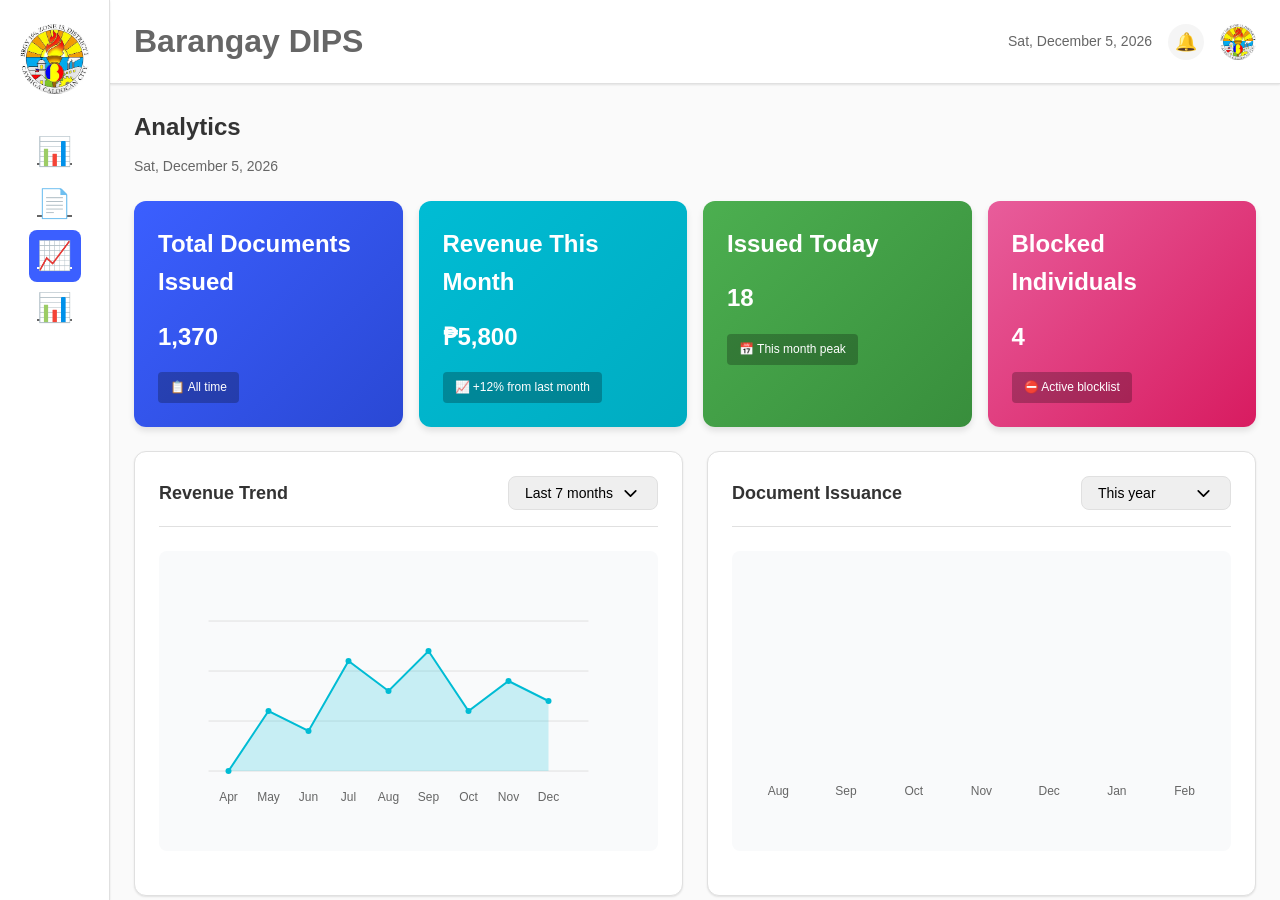
<file: SIABRGY/analytics.html>
<!DOCTYPE html>
<html lang="en">
<head>
    <meta charset="UTF-8">
    <meta name="viewport" content="width=device-width, initial-scale=1.0">
    <title>Barangay DIPS - Analytics</title>
    <link rel="stylesheet" href="src/styles/global.css">
    <link rel="stylesheet" href="src/styles/dashboard.css">
    <link rel="stylesheet" href="src/styles/components.css">
    <style>
        /* Modal Styles */
        body.modal-open {
            overflow: hidden !important;
        }

        .modal {
            display: none;
            position: fixed;
            top: 0 !important;
            left: 0 !important;
            right: 0 !important;
            bottom: 0 !important;
            width: 100% !important;
            height: 100% !important;
            background-color: transparent !important;
            z-index: 999 !important;
        }

        .modal.show {
            display: block !important;
            z-index: 1000 !important;
        }

        .modal.show .modal-content {
            position: fixed !important;
            top: 50% !important;
            left: 50% !important;
            transform: translate(-50%, -50%) !important;
            z-index: 1001 !important;
        }

        .modal-content {
            background-color: white;
            padding: 32px;
            border-radius: 12px;
            box-shadow: 0 20px 60px rgba(0, 0, 0, 0.4);
            width: 520px;
            max-width: 90vw;
            max-height: 90vh;
            overflow-y: auto;
            border-left: 5px solid #3B82F6;
            position: relative;
        }

        .modal-header {
            display: flex;
            justify-content: space-between;
            align-items: flex-start;
            margin-bottom: 24px;
            border-bottom: 2px solid #f0f0f0;
            padding-bottom: 16px;
        }

        .modal-title {
            font-size: 22px;
            font-weight: 700;
            color: #1f2937;
            margin: 0;
            flex: 1;
        }

        .modal-close {
            background: none;
            border: none;
            font-size: 32px;
            cursor: pointer;
            color: #d1d5db;
            padding: 0;
            width: 36px;
            height: 36px;
            display: flex;
            align-items: center;
            justify-content: center;
        }

        .modal-close:hover {
            color: #1f2937;
        }

        .modal-body {
            margin-bottom: 24px;
        }

        .detail-row {
            display: flex;
            margin-bottom: 18px;
            align-items: flex-start;
            gap: 16px;
        }

        .detail-label {
            font-weight: 600;
            color: #4b5563;
            min-width: 130px;
            font-size: 13px;
            text-transform: uppercase;
            letter-spacing: 0.5px;
        }

        .detail-value {
            color: #1f2937;
            flex: 1;
            font-size: 14px;
            word-break: break-word;
            padding: 6px 12px;
            background-color: #f9fafb;
            border-radius: 6px;
        }

        .form-group {
            margin-bottom: 20px;
        }

        .form-group label {
            display: block;
            font-weight: 600;
            margin-bottom: 8px;
            color: #374151;
            font-size: 14px;
        }

        .form-group input,
        .form-group textarea,
        .form-group select {
            width: 100%;
            padding: 10px 12px;
            border: 1px solid #e5e7eb;
            border-radius: 8px;
            font-size: 14px;
            font-family: inherit;
        }

        .form-group textarea {
            resize: vertical;
            min-height: 80px;
        }

        .form-group input:focus,
        .form-group textarea:focus,
        .form-group select:focus {
            outline: none;
            border-color: #3B82F6;
            box-shadow: 0 0 0 3px rgba(59, 130, 246, 0.1);
        }

        .checkbox-group {
            display: grid;
            grid-template-columns: repeat(2, 1fr);
            gap: 12px;
        }

        .checkbox-item {
            display: flex;
            align-items: center;
            gap: 8px;
        }

        .checkbox-item input {
            width: auto;
            margin: 0;
        }

        .checkbox-item input:disabled {
            cursor: not-allowed;
            opacity: 0.5;
        }

        .checkbox-item label {
            margin: 0;
            font-weight: 400;
            cursor: pointer;
        }

        .checkbox-item input:disabled + label {
            opacity: 0.5;
            cursor: not-allowed;
        }

        .modal-footer {
            display: flex;
            justify-content: flex-end;
            gap: 12px;
            padding-top: 24px;
            border-top: 1px solid #e5e7eb;
        }

        .modal-btn {
            padding: 12px 28px;
            border: none;
            border-radius: 8px;
            font-size: 14px;
            font-weight: 600;
            cursor: pointer;
            transition: all 0.3s ease;
        }

        .modal-btn-primary {
            background-color: #E53E3E;
            color: white;
        }

        .modal-btn-primary:hover {
            background-color: #C53030;
        }

        .modal-btn-secondary {
            background-color: #f3f4f6;
            color: #374151;
            border: 1px solid #e5e7eb;
        }

        .modal-btn-secondary:hover {
            background-color: #e5e7eb;
        }

        .stat-modal-btn-primary {
            background-color: #3B82F6;
            color: white;
            padding: 12px 28px;
            border: none;
            border-radius: 8px;
            font-size: 14px;
            font-weight: 600;
            cursor: pointer;
            transition: all 0.3s ease;
        }

        .stat-modal-btn-primary:hover {
            background-color: #2563EB;
        }

        /* Success Modal */
        .success-modal {
            display: none;
            position: fixed;
            top: 0 !important;
            left: 0 !important;
            right: 0 !important;
            bottom: 0 !important;
            width: 100% !important;
            height: 100% !important;
            background-color: transparent !important;
            z-index: 1001 !important;
        }

        .success-modal.show {
            display: block !important;
            z-index: 1002 !important;
        }

        .success-modal.show .success-modal-content {
            position: fixed !important;
            top: 50% !important;
            left: 50% !important;
            transform: translate(-50%, -50%) !important;
            z-index: 1003 !important;
        }

        .success-modal-content {
            background-color: white;
            padding: 40px;
            border-radius: 12px;
            text-align: center;
            width: 400px;
            max-width: 90vw;
            position: relative;
        }

        .success-icon {
            font-size: 80px;
            margin-bottom: 20px;
            animation: bounce 0.5s ease;
        }

        @keyframes bounce {
            0%, 100% { transform: scale(1); }
            50% { transform: scale(1.1); }
        }

        .success-modal h2 {
            font-size: 24px;
            margin-bottom: 10px;
        }

        .success-modal p {
            color: #666;
            margin-bottom: 20px;
        }

        .badge-blocked {
            display: inline-block;
            background-color: #fee2e2;
            color: #991b1b;
            padding: 6px 12px;
            border-radius: 20px;
            font-size: 12px;
            font-weight: 600;
        }

        .table-container {
            overflow-x: auto;
        }

        .transactions-table {
            width: 100%;
            border-collapse: collapse;
            background-color: white;
        }

        .transactions-table thead {
            background-color: #f9fafb;
        }

        .transactions-table th {
            padding: 16px;
            text-align: left;
            font-weight: 600;
            color: #374151;
            font-size: 13px;
            border-bottom: 1px solid #e5e7eb;
        }

        .transactions-table td {
            padding: 16px;
            border-bottom: 1px solid #e5e7eb;
            color: #1f2937;
            font-size: 14px;
        }

        .transactions-table tbody tr:hover {
            background-color: #f9fafb;
        }

        .chart-container {
            background-color: #f9fafb;
            border-radius: 8px;
            padding: 20px;
            margin-bottom: 20px;
        }

        .bar-chart {
            display: flex;
            align-items: flex-end;
            justify-content: space-around;
            height: 250px;
            padding: 20px 0;
            gap: 15px;
        }

        .bar {
            display: flex;
            flex-direction: column;
            align-items: center;
            width: 4%;
            min-width: 50px;
        }

        .bar-value {
            width: 100%;
            background: linear-gradient(to top, #1f2937, #374151);
            border-radius: 4px 4px 0 0;
            transition: all 0.3s ease;
            cursor: pointer;
        }

        .bar-value:hover {
            opacity: 0.8;
        }

        .bar-label {
            margin-top: 8px;
            font-size: 12px;
            color: #666;
            white-space: nowrap;
        }

        .line-chart {
            width: 100%;
            height: 250px;
        }

        .add-person-btn {
            background-color: #3B82F6;
            color: white;
            padding: 10px 16px;
            border: none;
            border-radius: 8px;
            cursor: pointer;
            font-weight: 600;
            font-size: 14px;
            display: flex;
            align-items: center;
            gap: 8px;
            transition: all 0.3s ease;
        }

        .add-person-btn:hover {
            background-color: #2563EB;
        }

        .table-header {
            display: flex;
            justify-content: space-between;
            align-items: center;
            margin-bottom: 16px;
            padding-bottom: 16px;
            border-bottom: 1px solid #e5e7eb;
        }

        .blocklist-count {
            background-color: #fee2e2;
            color: #991b1b;
            padding: 4px 8px;
            border-radius: 4px;
            font-size: 12px;
            font-weight: 600;
        }

        .action-buttons {
            display: flex;
            gap: 8px;
        }

        .btn-icon {
            width: 32px;
            height: 32px;
            border: none;
            border-radius: 6px;
            background-color: #f3f4f6;
            cursor: pointer;
            display: flex;
            align-items: center;
            justify-content: center;
            transition: all 0.2s ease;
        }

        .btn-icon:hover {
            background-color: #e5e7eb;
        }

        /* Header Date Styles */
        .header-date {
            font-size: 14px;
            color: var(--text-gray);
            margin-right: auto;
        }

        /* Notification Dropdown */
        .notification-dropdown {
            position: absolute;
            top: 60px;
            right: 16px;
            background-color: white;
            border: 1px solid var(--border-gray);
            border-radius: 8px;
            box-shadow: 0 4px 12px rgba(0, 0, 0, 0.15);
            width: 300px;
            max-height: 400px;
            overflow-y: auto;
            z-index: 1000;
            display: none;
        }

        .notification-dropdown.show {
            display: block;
        }

        .notification-item {
            padding: 12px 16px;
            border-bottom: 1px solid var(--light-gray);
            cursor: pointer;
            transition: background-color 0.2s;
        }

        .notification-item:hover {
            background-color: var(--light-gray);
        }

        .notification-item:last-child {
            border-bottom: none;
        }

        .notification-header {
            padding: 12px 16px;
            font-weight: 600;
            border-bottom: 1px solid var(--border-gray);
        }

        .notification-empty {
            padding: 16px;
            text-align: center;
            color: var(--text-gray);
            font-size: 14px;
        }

        /* Sign Out Modal */
        .signout-modal {
            display: none;
            position: fixed;
            top: 0;
            left: 0;
            right: 0;
            bottom: 0;
            background-color: rgba(0, 0, 0, 0.5);
            z-index: 1001;
            justify-content: center;
            align-items: center;
        }

        .signout-modal.show {
            display: flex;
        }

        .signout-modal-content {
            background-color: white;
            padding: 32px;
            border-radius: 12px;
            box-shadow: 0 20px 60px rgba(0, 0, 0, 0.3);
            width: 400px;
            max-width: 90vw;
            text-align: center;
        }

        .signout-modal-content h2 {
            margin: 0 0 16px 0;
            color: #1f2937;
        }

        .signout-modal-content p {
            margin: 0 0 24px 0;
            color: #666;
            font-size: 14px;
        }

        .signout-modal-buttons {
            display: flex;
            gap: 12px;
            justify-content: center;
        }

        .signout-modal-buttons button {
            padding: 10px 24px;
            border: none;
            border-radius: 6px;
            cursor: pointer;
            font-weight: 600;
            transition: all 0.3s ease;
        }

        .signout-btn-cancel {
            background-color: var(--light-gray);
            color: var(--text-gray);
        }

        .signout-btn-cancel:hover {
            background-color: var(--border-gray);
        }

        .signout-btn-confirm {
            background-color: #DC2626;
            color: white;
        }

        .signout-btn-confirm:hover {
            background-color: #991B1B;
        }
    </style>
</head>
<body>
    <div class="dashboard-container">
        <div class="sidebar">
            <div class="sidebar-logo"><img src="images/BRGYLOGO.png" alt="Barangay Logo" style="width: 100%; height: 100%; object-fit: contain;"></div>
            <a href="dashboard.html" class="sidebar-icon" title="Dashboard">📊</a>
            <a href="issuance.html" class="sidebar-icon" title="Document Issuance">📄</a>
            <a href="analytics.html" class="sidebar-icon active" title="Analytics">📈</a>
            <a href="insights.html" class="sidebar-icon" title="Insights">📊</a>
        </div>
        <div class="main-content">
            <div class="header">
                <div class="header-left">
                    <div class="header-title">Barangay DIPS</div>
                </div>
                <div class="header-right">
                    <div class="header-date" id="headerDate">Mon, February 9, 2026</div>
                    <button class="header-icon-btn" id="notificationBtn" title="Notifications">🔔</button>
                    <button class="header-icon-btn" id="signOutBtn" title="Sign Out" style="cursor: pointer; position: relative;"><img src="images/BRGYLOGO.png" alt="User Avatar" style="width: 36px; height: 36px; border-radius: 50%; object-fit: cover;"></button>
                </div>
            </div>
            <div class="page-content">
                <div class="page-header">
                    <h1>Analytics</h1>
                    <p id="current-date">Mon, February 9, 2026</p>
                </div>

                <!-- Stat Cards Grid -->
                <div class="stat-cards-grid">
                    <div class="stat-card" onclick="handleStatCardClick('Total Documents Issued')">
                        <h3>Total Documents Issued</h3>
                        <div class="stat-card-value" id="stat-documents">1,370</div>
                        <p>📋 All time</p>
                    </div>
                    <div class="stat-card cyan" onclick="handleStatCardClick('Revenue This Month')">
                        <h3>Revenue This Month</h3>
                        <div class="stat-card-value" id="stat-revenue">₱5,800</div>
                        <p>📈 +12% from last month</p>
                    </div>
                    <div class="stat-card green" onclick="handleStatCardClick('Issued Today')">
                        <h3>Issued Today</h3>
                        <div class="stat-card-value" id="stat-issued-today">18</div>
                        <p>📅 This month peak</p>
                    </div>
                    <div class="stat-card pink" onclick="handleStatCardClick('Blocked Individuals')">
                        <h3>Blocked Individuals</h3>
                        <div class="stat-card-value" id="stat-blocked">4</div>
                        <p>⛔ Active blocklist</p>
                    </div>
                </div>

                <!-- Charts Section -->
                <div style="display: grid; grid-template-columns: 1fr 1fr; gap: var(--spacing-lg); margin-bottom: var(--spacing-lg);">
                    <!-- Revenue Trend Chart -->
                    <div class="dashboard-section">
                        <div class="section-header">
                            <h2 class="section-title">Revenue Trend</h2>
                            <select class="input-field" style="width: 150px;">
                                <option>Last 7 months</option>
                                <option>Last 30 days</option>
                                <option>This year</option>
                            </select>
                        </div>
                        <div class="chart-container">
                            <svg class="line-chart" viewBox="0 0 400 250" preserveAspectRatio="xMidYMid meet">
                                <!-- Grid lines -->
                                <line x1="0" y1="200" x2="380" y2="200" stroke="#E0E0E0" stroke-width="1" />
                                <line x1="0" y1="150" x2="380" y2="150" stroke="#E0E0E0" stroke-width="1" />
                                <line x1="0" y1="100" x2="380" y2="100" stroke="#E0E0E0" stroke-width="1" />
                                <line x1="0" y1="50" x2="380" y2="50" stroke="#E0E0E0" stroke-width="1" />
                                
                                <!-- Filled area -->
                                <polygon points="20,200 60,140 100,160 140,90 180,120 220,80 260,140 300,110 340,130 340,200 300,200 260,200 220,200 180,200 140,200 100,200 60,200 20,200" 
                                    fill="rgba(0, 188, 212, 0.2)" />
                                
                                <!-- Line chart -->
                                <polyline points="20,200 60,140 100,160 140,90 180,120 220,80 260,140 300,110 340,130"
                                    fill="none" stroke="#00BCD4" stroke-width="2" />
                                
                                <!-- Points -->
                                <circle cx="20" cy="200" r="3" fill="#00BCD4" />
                                <circle cx="60" cy="140" r="3" fill="#00BCD4" />
                                <circle cx="100" cy="160" r="3" fill="#00BCD4" />
                                <circle cx="140" cy="90" r="3" fill="#00BCD4" />
                                <circle cx="180" cy="120" r="3" fill="#00BCD4" />
                                <circle cx="220" cy="80" r="3" fill="#00BCD4" />
                                <circle cx="260" cy="140" r="3" fill="#00BCD4" />
                                <circle cx="300" cy="110" r="3" fill="#00BCD4" />
                                <circle cx="340" cy="130" r="3" fill="#00BCD4" />
                                
                                <!-- Month labels -->
                                <text x="20" y="230" font-size="12" text-anchor="middle" fill="#666">Apr</text>
                                <text x="60" y="230" font-size="12" text-anchor="middle" fill="#666">May</text>
                                <text x="100" y="230" font-size="12" text-anchor="middle" fill="#666">Jun</text>
                                <text x="140" y="230" font-size="12" text-anchor="middle" fill="#666">Jul</text>
                                <text x="180" y="230" font-size="12" text-anchor="middle" fill="#666">Aug</text>
                                <text x="220" y="230" font-size="12" text-anchor="middle" fill="#666">Sep</text>
                                <text x="260" y="230" font-size="12" text-anchor="middle" fill="#666">Oct</text>
                                <text x="300" y="230" font-size="12" text-anchor="middle" fill="#666">Nov</text>
                                <text x="340" y="230" font-size="12" text-anchor="middle" fill="#666">Dec</text>
                            </svg>
                        </div>
                    </div>

                    <!-- Document Issuance Chart -->
                    <div class="dashboard-section">
                        <div class="section-header">
                            <h2 class="section-title">Document Issuance</h2>
                            <select class="input-field" style="width: 150px;">
                                <option>This year</option>
                                <option>Last 6 months</option>
                                <option>Last 30 days</option>
                            </select>
                        </div>
                        <div class="chart-container">
                            <div class="bar-chart" id="document-chart">
                                <div class="bar">
                                    <div class="bar-value" style="height: 45%;"></div>
                                    <div class="bar-label">Aug</div>
                                </div>
                                <div class="bar">
                                    <div class="bar-value" style="height: 50%;"></div>
                                    <div class="bar-label">Sep</div>
                                </div>
                                <div class="bar">
                                    <div class="bar-value" style="height: 40%;"></div>
                                    <div class="bar-label">Oct</div>
                                </div>
                                <div class="bar">
                                    <div class="bar-value" style="height: 60%;"></div>
                                    <div class="bar-label">Nov</div>
                                </div>
                                <div class="bar">
                                    <div class="bar-value" style="height: 52%;"></div>
                                    <div class="bar-label">Dec</div>
                                </div>
                                <div class="bar">
                                    <div class="bar-value" style="height: 70%;"></div>
                                    <div class="bar-label">Jan</div>
                                </div>
                                <div class="bar">
                                    <div class="bar-value" style="height: 65%;"></div>
                                    <div class="bar-label">Feb</div>
                                </div>
                            </div>
                        </div>
                    </div>
                </div>

                <!-- Blocklist Section -->
                <div class="dashboard-section">
                    <div class="table-header">
                        <div>
                            <h2 class="section-title" style="margin: 0; display: flex; align-items: center; gap: 8px;">
                                ⛔ Blocklist
                                <span class="blocklist-count" id="blocklist-badge">4 Blocked</span>
                            </h2>
                        </div>
                        <button class="add-person-btn" onclick="openAddBlocklistModal()">+ Add Person</button>
                    </div>
                    <div class="table-container">
                        <table class="transactions-table" id="blocklist-table">
                            <thead>
                                <tr>
                                    <th>ID</th>
                                    <th>Name</th>
                                    <th>Reason</th>
                                    <th>Date Blocked</th>
                                    <th>Restricted Documents</th>
                                    <th>Actions</th>
                                </tr>
                            </thead>
                            <tbody id="blocklist-body">
                                <!-- Populated by JavaScript -->
                            </tbody>
                        </table>
                    </div>
                </div>
            </div>
        </div>
    </div>

    <!-- Add to Blocklist Modal -->
    <div class="modal" id="blocklistModal">
        <div class="modal-content">
            <div class="modal-header">
                <h2 class="modal-title">Add to Blocklist</h2>
                <button class="modal-close" onclick="closeAddBlocklistModal()">×</button>
            </div>
            <div class="modal-body">
                <p style="color: #666; margin-bottom: 20px;">Block a person from requesting specific documents.</p>
                
                <div class="form-group">
                    <label for="firstName">First Name*</label>
                    <input type="text" id="firstName" placeholder="Enter First Name">
                </div>

                <div class="form-group">
                    <label for="lastName">Last Name*</label>
                    <input type="text" id="lastName" placeholder="Enter Last Name">
                </div>

                <div class="form-group">
                    <label for="reason">Reason*</label>
                    <textarea id="reason" placeholder="Unpaid fees, Pending violations, Fraudulent documents, Court order, others"></textarea>
                </div>

                <div class="form-group">
                    <label>Restricted Documents*</label>
                    <div class="checkbox-group">
                        <div class="checkbox-item">
                            <input type="checkbox" id="doc-all" value="All Documents">
                            <label for="doc-all">All Documents</label>
                        </div>
                        <div class="checkbox-item">
                            <input type="checkbox" id="doc-cedula" value="Cedula">
                            <label for="doc-cedula">Cedula</label>
                        </div>
                        <div class="checkbox-item">
                            <input type="checkbox" id="doc-permit" value="Business Permit">
                            <label for="doc-permit">Business Permit</label>
                        </div>
                        <div class="checkbox-item">
                            <input type="checkbox" id="doc-clearance" value="Barangay Clearance">
                            <label for="doc-clearance">Barangay Clearance</label>
                        </div>
                        <div class="checkbox-item">
                            <input type="checkbox" id="doc-residency" value="Certificate of Residency">
                            <label for="doc-residency">Certificate of Residency</label>
                        </div>
                        <div class="checkbox-item">
                            <input type="checkbox" id="doc-indigency" value="Indigency">
                            <label for="doc-indigency">Indigency</label>
                        </div>
                    </div>
                </div>
            </div>
            <div class="modal-footer">
                <button class="modal-btn modal-btn-secondary" onclick="closeAddBlocklistModal()">Cancel</button>
                <button class="modal-btn modal-btn-primary" onclick="saveBlocklistEntry()">Block Person</button>
            </div>
        </div>
    </div>

    <!-- Stat Card Details Modal -->
    <div id="statCardModal" class="modal">
        <div class="modal-content">
            <div class="modal-header">
                <h2 class="modal-title" id="stat-title"></h2>
                <button class="modal-close" onclick="closeStatCardModal()">×</button>
            </div>
            <div class="modal-body">
                <div style="text-align: center; margin-bottom: 20px;">
                    <p style="font-size: 48px; margin: 0 0 16px 0;" id="stat-icon"></p>
                    <p style="font-size: 32px; font-weight: 700; color: #3B82F6; margin: 0;" id="stat-value"></p>
                </div>
                <div id="stat-details"></div>
            </div>
            <div class="modal-footer">
                <button class="stat-modal-btn-primary" onclick="closeStatCardModal()">OK</button>
            </div>
        </div>
    </div>

    <!-- Success Modal -->
    <div class="success-modal" id="successModal">
        <div class="success-modal-content">
            <div class="success-icon">🎯</div>
            <h2 id="success-title">Blocked successfully.</h2>
            <p id="success-message">The person has been added to the blocklist.</p>
            <button class="modal-btn modal-btn-primary" onclick="closeSuccessModal()" style="width: 100%; margin-top: 20px;">Done</button>
        </div>
    </div>

    <script>
        // Data Management
        const dataKey = 'barangayDIPSData';
        let editingEntryId = null; // Track if we're editing
        
        function initializeData() {
            const existingData = localStorage.getItem(dataKey);
            if (!existingData) {
                const initialData = {
                    documents: 1370,
                    revenue: 5800,
                    issuedToday: 18,
                    blocklist: [
                        {
                            id: 'BL-001',
                            firstName: 'Juan',
                            lastName: 'Dela Cruz',
                            reason: 'Unpaid fees',
                            dateBlocked: '2025-12-10',
                            restrictedDocs: ['Barangay Clearance', 'Business Permit']
                        },
                        {
                            id: 'BL-002',
                            firstName: 'Maria',
                            lastName: 'Santos',
                            reason: 'Pending violations',
                            dateBlocked: '2025-11-22',
                            restrictedDocs: ['Cedula', 'Barangay Clearance']
                        },
                        {
                            id: 'BL-003',
                            firstName: 'Pedro',
                            lastName: 'Reyes',
                            reason: 'Fraudulent documents',
                            dateBlocked: '2026-01-05',
                            restrictedDocs: ['All Documents']
                        },
                        {
                            id: 'BL-004',
                            firstName: 'Ana',
                            lastName: 'Garcia',
                            reason: 'Court order',
                            dateBlocked: '2026-01-15',
                            restrictedDocs: ['Certificate of Residency']
                        }
                    ]
                };
                localStorage.setItem(dataKey, JSON.stringify(initialData));
            }
        }

        function getData() {
            const data = localStorage.getItem(dataKey);
            return data ? JSON.parse(data) : null;
        }

        function saveData(data) {
            localStorage.setItem(dataKey, JSON.stringify(data));
        }

        function updateCurrentDate() {
            const options = { weekday: 'short', year: 'numeric', month: 'long', day: 'numeric' };
            const today = new Date();
            const formattedDate = today.toLocaleDateString('en-US', options);
            document.getElementById('current-date').textContent = formattedDate;
        }

        function updateStats() {
            const data = getData();
            if (data) {
                document.getElementById('stat-documents').textContent = data.documents.toLocaleString();
                document.getElementById('stat-revenue').textContent = '₱' + data.revenue.toLocaleString();
                document.getElementById('stat-issued-today').textContent = data.issuedToday;
                document.getElementById('stat-blocked').textContent = data.blocklist.length;
                document.getElementById('blocklist-badge').textContent = data.blocklist.length + ' Blocked';
            }
        }

        function updateBlocklistTable() {
            const data = getData();
            const tbody = document.getElementById('blocklist-body');
            tbody.innerHTML = '';

            if (data && data.blocklist) {
                data.blocklist.forEach(entry => {
                    const row = document.createElement('tr');
                    const docsHtml = entry.restrictedDocs.map(doc => 
                        `<span class="badge badge-danger">${doc}</span>`
                    ).join(' ');
                    
                    row.innerHTML = `
                        <td><strong>${entry.id}</strong></td>
                        <td>${entry.firstName} ${entry.lastName}</td>
                        <td>${entry.reason}</td>
                        <td>${new Date(entry.dateBlocked).toLocaleDateString('en-US', { year: 'numeric', month: '2-digit', day: '2-digit' })}</td>
                        <td>${docsHtml}</td>
                        <td>
                            <div class="action-buttons">
                                <button class="btn-icon" onclick="removeBlocklistEntry('${entry.id}')" title="Remove">🗑️</button>
                                <button class="btn-icon" onclick="editBlocklistEntry('${entry.id}')" title="Edit">✏️</button>
                            </div>
                        </td>
                    `;
                    tbody.appendChild(row);
                });
            }
        }

        function openAddBlocklistModal() {
            editingEntryId = null;
            document.getElementById('blocklistModal').classList.add('show');
            document.body.classList.add('modal-open');
            document.getElementById('blocklistModal').querySelector('.modal-title').textContent = 'Add to Blocklist';
            document.getElementById('blocklistModal').querySelector('.modal-btn-primary').textContent = 'Block Person';
            clearBlocklistForm();
            setupCheckboxLogic();
        }

        function closeAddBlocklistModal() {
            editingEntryId = null;
            document.getElementById('blocklistModal').classList.remove('show');
            document.body.classList.remove('modal-open');
            clearBlocklistForm();
        }

        function clearBlocklistForm() {
            document.getElementById('firstName').value = '';
            document.getElementById('lastName').value = '';
            document.getElementById('reason').value = '';
            document.querySelectorAll('.form-group input[type="checkbox"]').forEach(cb => {
                cb.checked = false;
                cb.disabled = false;
            });
        }

        function saveBlocklistEntry() {
            const firstName = document.getElementById('firstName').value.trim();
            const lastName = document.getElementById('lastName').value.trim();
            const reason = document.getElementById('reason').value.trim();
            const restrictedDocs = Array.from(document.querySelectorAll('.form-group input[type="checkbox"]:checked'))
                .map(cb => cb.value);

            if (!firstName || !lastName || !reason || restrictedDocs.length === 0) {
                alert('Please fill in all required fields');
                return;
            }

            const data = getData();
            
            if (editingEntryId) {
                // Update existing entry
                const entryIndex = data.blocklist.findIndex(entry => entry.id === editingEntryId);
                if (entryIndex > -1) {
                    data.blocklist[entryIndex] = {
                        id: editingEntryId,
                        firstName,
                        lastName,
                        reason,
                        dateBlocked: data.blocklist[entryIndex].dateBlocked,
                        restrictedDocs
                    };
                }
            } else {
                // Add new entry
                const newId = 'BL-' + String(data.blocklist.length + 1).padStart(3, '0');
                const today = new Date().toISOString().split('T')[0];

                data.blocklist.push({
                    id: newId,
                    firstName,
                    lastName,
                    reason,
                    dateBlocked: today,
                    restrictedDocs
                });
            }

            saveData(data);
            updateStats();
            updateBlocklistTable();
            closeAddBlocklistModal();
            showSuccessModal();
        }

        function removeBlocklistEntry(id) {
            if (confirm('Are you sure you want to remove this entry from the blocklist?')) {
                const data = getData();
                data.blocklist = data.blocklist.filter(entry => entry.id !== id);
                saveData(data);
                updateStats();
                updateBlocklistTable();
            }
        }

        function editBlocklistEntry(id) {
            const data = getData();
            const entry = data.blocklist.find(e => e.id === id);
            
            if (entry) {
                editingEntryId = id;
                
                // Update modal title and button
                document.getElementById('blocklistModal').querySelector('.modal-title').textContent = 'Edit Blocklist Entry';
                document.getElementById('blocklistModal').querySelector('.modal-btn-primary').textContent = 'Update Entry';
                
                // Populate form with entry data
                document.getElementById('firstName').value = entry.firstName;
                document.getElementById('lastName').value = entry.lastName;
                document.getElementById('reason').value = entry.reason;
                
                // Uncheck all checkboxes first
                document.querySelectorAll('.form-group input[type="checkbox"]').forEach(cb => cb.checked = false);
                
                // Check the appropriate boxes
                entry.restrictedDocs.forEach(doc => {
                    const checkbox = Array.from(document.querySelectorAll('.form-group input[type="checkbox"]'))
                        .find(cb => cb.value === doc);
                    if (checkbox) checkbox.checked = true;
                });
                
                // Open modal
                document.getElementById('blocklistModal').classList.add('show');
                document.body.classList.add('modal-open');
                
                // Setup checkbox logic after populating form
                setupCheckboxLogic();
            }
        }

        function showSuccessModal() {
            if (editingEntryId) {
                document.getElementById('success-title').textContent = 'Updated successfully.';
                document.getElementById('success-message').textContent = 'The blocklist entry has been updated.';
            } else {
                document.getElementById('success-title').textContent = 'Blocked successfully.';
                document.getElementById('success-message').textContent = 'The person has been added to the blocklist.';
            }
            document.getElementById('successModal').classList.add('show');
            setTimeout(() => {
                document.getElementById('successModal').classList.remove('show');
            }, 2500);
        }

        function closeSuccessModal() {
            document.getElementById('successModal').classList.remove('show');
        }

        function handleStatCardClick(title) {
            const data = getData();
            const stats = {
                'Total Documents Issued': {
                    icon: '📋',
                    value: data.documents.toLocaleString(),
                    details: [
                        { label: 'Total Documents', value: data.documents.toLocaleString() },
                        { label: 'Last Month', value: Math.floor(data.documents * 0.85).toLocaleString() },
                        { label: 'Growth', value: '↑ 15% from last month' }
                    ]
                },
                'Revenue This Month': {
                    icon: '💰',
                    value: '₱' + data.revenue.toLocaleString(),
                    details: [
                        { label: 'Total Revenue', value: '₱' + data.revenue.toLocaleString() },
                        { label: 'Transactions', value: '12 payments' },
                        { label: 'Average', value: '₱' + Math.floor(data.revenue / 12).toLocaleString() + ' per transaction' }
                    ]
                },
                'Issued Today': {
                    icon: '📅',
                    value: data.issuedToday,
                    details: [
                        { label: 'Issued Today', value: data.issuedToday },
                        { label: 'This Week', value: Math.floor(data.issuedToday * 5) },
                        { label: 'Status', value: 'Peak performance' }
                    ]
                },
                'Blocked Individuals': {
                    icon: '⛔',
                    value: data.blocklist.length,
                    details: [
                        { label: 'Total Blocked', value: data.blocklist.length },
                        { label: 'Active Blocks', value: data.blocklist.length },
                        { label: 'Most Common Reason', value: 'Unpaid fees' }
                    ]
                }
            };

            const stat = stats[title];
            if (stat) {
                document.getElementById('stat-title').textContent = title;
                document.getElementById('stat-icon').textContent = stat.icon;
                document.getElementById('stat-value').textContent = stat.value;
                
                const detailsHtml = stat.details.map(d => `
                    <div class="detail-row">
                        <span class="detail-label">${d.label}:</span>
                        <span class="detail-value">${d.value}</span>
                    </div>
                `).join('');
                document.getElementById('stat-details').innerHTML = detailsHtml;
                
                document.getElementById('statCardModal').classList.add('show');
                document.body.classList.add('modal-open');
            }
        }

        function closeStatCardModal() {
            document.getElementById('statCardModal').classList.remove('show');
            document.body.classList.remove('modal-open');
        }

        function setupCheckboxLogic() {
            const allDocsCheckbox = document.getElementById('doc-all');
            const otherCheckboxes = [
                document.getElementById('doc-cedula'),
                document.getElementById('doc-permit'),
                document.getElementById('doc-clearance'),
                document.getElementById('doc-residency'),
                document.getElementById('doc-indigency')
            ];

            allDocsCheckbox.addEventListener('change', function() {
                otherCheckboxes.forEach(checkbox => {
                    checkbox.disabled = this.checked;
                    if (this.checked) {
                        checkbox.checked = false;
                    }
                });
            });

            // If "All Documents" is already checked, disable others
            if (allDocsCheckbox.checked) {
                otherCheckboxes.forEach(checkbox => {
                    checkbox.disabled = true;
                });
            }
        }

        // Modal close on background click
        document.getElementById('blocklistModal').addEventListener('click', function(e) {
            if (e.target === this) {
                closeAddBlocklistModal();
            }
        });

        document.getElementById('statCardModal').addEventListener('click', function(e) {
            if (e.target === this) {
                closeStatCardModal();
            }
        });

        // Initialize on page load
        document.addEventListener('DOMContentLoaded', function() {
            initializeData();
            updateCurrentDate();
            updateStats();
            updateBlocklistTable();
            setupCheckboxLogic();
            updateHeaderDate();
        });

        // Header functionality
        function updateHeaderDate() {
            const options = { weekday: 'short', year: 'numeric', month: 'long', day: 'numeric' };
            const today = new Date();
            const formattedDate = today.toLocaleDateString('en-US', options);
            const headerDate = document.getElementById('headerDate');
            if (headerDate) {
                headerDate.textContent = formattedDate;
            }
        }

        // Notification functionality
        document.getElementById('notificationBtn')?.addEventListener('click', function() {
            const dropdown = document.getElementById('notificationDropdown') || createNotificationDropdown();
            dropdown.classList.toggle('show');
        });

        function createNotificationDropdown() {
            const dropdown = document.createElement('div');
            dropdown.id = 'notificationDropdown';
            dropdown.className = 'notification-dropdown';
            dropdown.innerHTML = `
                <div class="notification-header">Notifications</div>
                <div class="notification-item">
                    <strong>New Document Request</strong>
                    <p>Carlo Mendoza requested a Business Permit</p>
                </div>
                <div class="notification-item">
                    <strong>Payment Received</strong>
                    <p>Rosa Lim paid ₱50 for Cedula</p>
                </div>
                <div class="notification-item">
                    <strong>Document Approved</strong>
                    <p>Mark Tan's Building Permit was approved</p>
                </div>
            `;
            document.querySelector('.header-right')?.appendChild(dropdown);
            dropdown.addEventListener('click', function(e) {
                if (e.target !== this && e.target.closest('.notification-item')) {
                    dropdown.classList.remove('show');
                }
            });
            return dropdown;
        }

        // Sign out functionality
        document.getElementById('signOutBtn')?.addEventListener('click', function() {
            const modal = document.getElementById('signOutModal') || createSignOutModal();
            modal.classList.add('show');
        });

        function createSignOutModal() {
            const modal = document.createElement('div');
            modal.id = 'signOutModal';
            modal.className = 'signout-modal';
            modal.innerHTML = `
                <div class="signout-modal-content">
                    <h2>Sign Out</h2>
                    <p>Are you sure you want to sign out?</p>
                    <div class="signout-modal-buttons">
                        <button class="signout-btn-cancel" onclick="document.getElementById('signOutModal').classList.remove('show')">Cancel</button>
                        <button class="signout-btn-confirm" onclick="window.location.href='index.html'">Sign Out</button>
                    </div>
                </div>
            `;
            document.body.appendChild(modal);
            modal.addEventListener('click', function(e) {
                if (e.target === this) {
                    this.classList.remove('show');
                }
            });
            return modal;
        }

        // Close notification dropdown when clicking outside
        document.addEventListener('click', function(e) {
            const dropdown = document.getElementById('notificationDropdown');
            const notificationBtn = document.getElementById('notificationBtn');
            if (dropdown && !dropdown.contains(e.target) && !notificationBtn.contains(e.target)) {
                dropdown.classList.remove('show');
            }
        });
    </script>
</body>
</html>
</file>
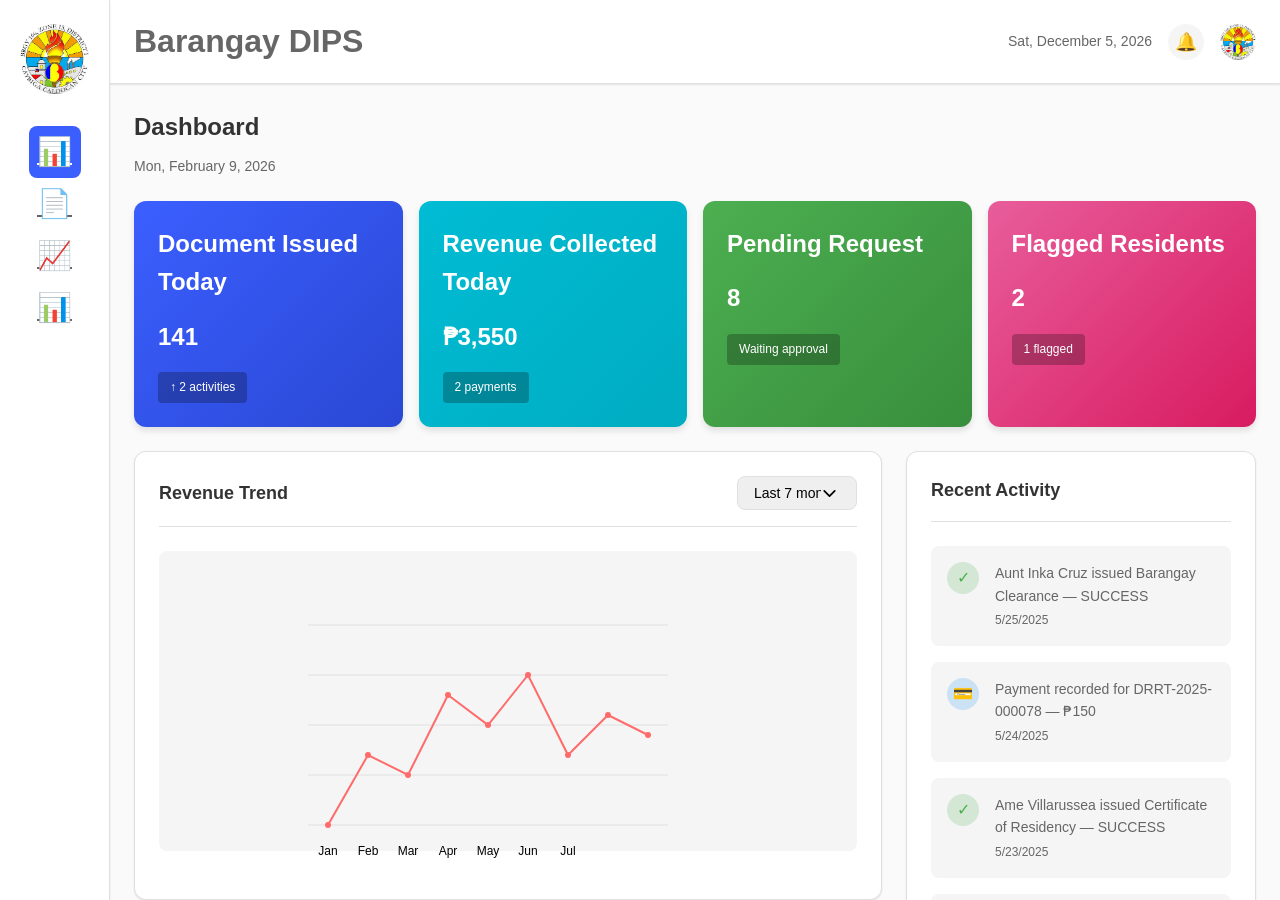
<file: SIABRGY/dashboard.html>
<!DOCTYPE html>
<html lang="en">
<head>
    <meta charset="UTF-8">
    <meta name="viewport" content="width=device-width, initial-scale=1.0">
    <title>Barangay DIPS - Dashboard</title>
    <link rel="stylesheet" href="src/styles/global.css">
    <link rel="stylesheet" href="src/styles/dashboard.css">
    <link rel="stylesheet" href="src/styles/components.css">
    <style>
        /* Modal Styles */
        body.modal-open {
            overflow: hidden !important;
        }

        .modal {
            display: none;
            position: fixed;
            top: 0 !important;
            left: 0 !important;
            right: 0 !important;
            bottom: 0 !important;
            width: 100% !important;
            height: 100% !important;
            background-color: transparent !important;
            z-index: 999 !important;
        }

        .modal.show {
            display: block !important;
            z-index: 1000 !important;
        }

        .modal.show .modal-content {
            position: fixed !important;
            top: 50% !important;
            left: 50% !important;
            transform: translate(-50%, -50%) !important;
            z-index: 1001 !important;
        }

        .modal-content {
            background-color: white;
            padding: 32px;
            border-radius: 12px;
            box-shadow: 0 20px 60px rgba(0, 0, 0, 0.4);
            width: 520px;
            max-width: 90vw;
            max-height: 90vh;
            overflow-y: auto;
            border-left: 5px solid #3B82F6;
            position: relative;
        }

        @keyframes slideUp {
            from {
                transform: translateY(30px) scale(0.95);
                opacity: 0;
            }
            to {
                transform: translateY(0) scale(1);
                opacity: 1;
            }
        }

        .modal-header {
            display: flex;
            justify-content: space-between;
            align-items: flex-start;
            margin-bottom: 24px;
            border-bottom: 2px solid #f0f0f0;
            padding-bottom: 16px;
        }

        .modal-title {
            font-size: 22px;
            font-weight: 700;
            color: #1f2937;
            margin: 0;
            flex: 1;
        }

        .modal-close {
            background: none;
            border: none;
            font-size: 32px;
            cursor: pointer;
            color: #d1d5db;
            transition: all 0.2s;
            padding: 0;
            width: 36px;
            height: 36px;
            display: flex;
            align-items: center;
            justify-content: center;
            flex-shrink: 0;
            margin-left: 16px;
        }

        .modal-close:hover {
            color: #1f2937;
            background-color: #f3f4f6;
            border-radius: 6px;
        }

        .modal-body {
            margin-bottom: 24px;
        }

        .detail-row {
            display: flex;
            margin-bottom: 18px;
            align-items: flex-start;
            gap: 16px;
        }

        .detail-label {
            font-weight: 600;
            color: #4b5563;
            min-width: 130px;
            font-size: 13px;
            text-transform: uppercase;
            letter-spacing: 0.5px;
        }

        .detail-value {
            color: #1f2937;
            flex: 1;
            font-size: 14px;
            word-break: break-word;
            padding: 6px 12px;
            background-color: #f9fafb;
            border-radius: 6px;
        }

        .detail-value.highlight {
            font-weight: 700;
            color: #ffffff;
            background-color: #3B82F6;
            font-size: 15px;
        }

        .modal-footer {
            display: flex;
            justify-content: flex-end;
            gap: 12px;
            padding-top: 24px;
            border-top: 1px solid #e5e7eb;
        }

        .modal-btn {
            padding: 12px 28px;
            border: none;
            border-radius: 8px;
            font-size: 14px;
            font-weight: 600;
            cursor: pointer;
            transition: all 0.3s ease;
        }

        .modal-btn-primary {
            background-color: #3B82F6;
            color: white;
        }

        .modal-btn-primary:hover {
            background-color: #2563EB;
            transform: translateY(-2px);
            box-shadow: 0 6px 16px rgba(59, 130, 246, 0.4);
        }

        .modal-btn-primary:active {
            transform: translateY(0);
        }

        .modal-btn-secondary {
            background-color: #f3f4f6;
            color: #374151;
            border: 1px solid #e5e7eb;
        }

        .modal-btn-secondary:hover {
            background-color: #e5e7eb;
            border-color: #d1d5db;
        }

        .modal-icon {
            font-size: 56px;
            text-align: center;
            margin-bottom: 20px;
            animation: bounce 0.5s ease;
        }

        @keyframes bounce {
            0%, 100% { transform: scale(1); }
            50% { transform: scale(1.1); }
        }

        .status-badge {
            display: inline-block;
            padding: 6px 12px;
            border-radius: 20px;
            font-size: 12px;
            font-weight: 600;
        }

        .status-badge.processing {
            background-color: #fef3c7;
            color: #92400e;
        }

        .status-badge.success {
            background-color: #dcfce7;
            color: #15803d;
        }

        .status-badge.error {
            background-color: #fee2e2;
            color: #991b1b;
        }

        /* Header Date Styles */
        .header-date {
            font-size: 14px;
            color: var(--text-gray);
            margin-right: auto;
        }

        /* Notification Dropdown */
        .notification-dropdown {
            position: absolute;
            top: 60px;
            right: 16px;
            background-color: white;
            border: 1px solid var(--border-gray);
            border-radius: 8px;
            box-shadow: 0 4px 12px rgba(0, 0, 0, 0.15);
            width: 300px;
            max-height: 400px;
            overflow-y: auto;
            z-index: 1000;
            display: none;
        }

        .notification-dropdown.show {
            display: block;
        }

        .notification-item {
            padding: 12px 16px;
            border-bottom: 1px solid var(--light-gray);
            cursor: pointer;
            transition: background-color 0.2s;
        }

        .notification-item:hover {
            background-color: var(--light-gray);
        }

        .notification-item:last-child {
            border-bottom: none;
        }

        .notification-header {
            padding: 12px 16px;
            font-weight: 600;
            border-bottom: 1px solid var(--border-gray);
        }

        .notification-empty {
            padding: 16px;
            text-align: center;
            color: var(--text-gray);
            font-size: 14px;
        }

        /* Sign Out Modal */
        .signout-modal {
            display: none;
            position: fixed;
            top: 0;
            left: 0;
            right: 0;
            bottom: 0;
            background-color: rgba(0, 0, 0, 0.5);
            z-index: 1001;
            justify-content: center;
            align-items: center;
        }

        .signout-modal.show {
            display: flex;
        }

        .signout-modal-content {
            background-color: white;
            padding: 32px;
            border-radius: 12px;
            box-shadow: 0 20px 60px rgba(0, 0, 0, 0.3);
            width: 400px;
            max-width: 90vw;
            text-align: center;
        }

        .signout-modal-content h2 {
            margin: 0 0 16px 0;
            color: #1f2937;
        }

        .signout-modal-content p {
            margin: 0 0 24px 0;
            color: #666;
            font-size: 14px;
        }

        .signout-modal-buttons {
            display: flex;
            gap: 12px;
            justify-content: center;
        }

        .signout-modal-buttons button {
            padding: 10px 24px;
            border: none;
            border-radius: 6px;
            cursor: pointer;
            font-weight: 600;
            transition: all 0.3s ease;
        }

        .signout-btn-cancel {
            background-color: var(--light-gray);
            color: var(--text-gray);
        }

        .signout-btn-cancel:hover {
            background-color: var(--border-gray);
        }

        .signout-btn-confirm {
            background-color: #DC2626;
            color: white;
        }

        .signout-btn-confirm:hover {
            background-color: #991B1B;
        }
    </style>
</head>
<body>
    <div class="dashboard-container">
        <div class="sidebar">
            <div class="sidebar-logo"><img src="images/BRGYLOGO.png" alt="Barangay Logo" style="width: 100%; height: 100%; object-fit: contain;"></div>
            <a href="dashboard.html" class="sidebar-icon active" title="Dashboard">📊</a>
            <a href="issuance.html" class="sidebar-icon" title="Document Issuance">📄</a>
            <a href="analytics.html" class="sidebar-icon" title="Analytics">📈</a>
            <a href="insights.html" class="sidebar-icon" title="Insights">📊</a>
        </div>
        <div class="main-content">
            <div class="header">
                <div class="header-left">
                    <div class="header-title">Barangay DIPS</div>
                </div>
                <div class="header-right">
                    <div class="header-date" id="headerDate">Mon, February 9, 2026</div>
                    <button class="header-icon-btn" id="notificationBtn" title="Notifications">🔔</button>
                    <button class="header-icon-btn" id="signOutBtn" title="Sign Out" style="cursor: pointer; position: relative;"><img src="images/BRGYLOGO.png" alt="User Avatar" style="width: 36px; height: 36px; border-radius: 50%; object-fit: cover;"></button>
                </div>
            </div>
            <div class="page-content">
                <div class="page-header">
                    <h1>Dashboard</h1>
                    <p>Mon, February 9, 2026</p>
                </div>
                <!-- stat card grid -->
                <div class="stat-cards-grid">
                    <div class="stat-card" onclick="handleStatCardClick('Document Issued Today')" style="cursor: pointer;">
                        <h3>Document Issued Today</h3>
                        <div class="stat-card-value">141</div>
                        <p>↑ 2 activities</p>
                    </div>
                    <div class="stat-card cyan" onclick="handleStatCardClick('Revenue Collected Today')" style="cursor: pointer;">
                        <h3>Revenue Collected Today</h3>
                        <div class="stat-card-value">₱3,550</div>
                        <p>2 payments</p>
                    </div>
                    <div class="stat-card green" onclick="handleStatCardClick('Pending Request')" style="cursor: pointer;">
                        <h3>Pending Request</h3>
                        <div class="stat-card-value">8</div>
                        <p>Waiting approval</p>
                    </div>
                    <div class="stat-card pink" onclick="handleStatCardClick('Flagged Residents')" style="cursor: pointer;">
                        <h3>Flagged Residents</h3>
                        <div class="stat-card-value">2</div>
                        <p>1 flagged</p>
                    </div>
                </div>
                
                <!-- charts + activity -->
                <div style="display: grid; grid-template-columns: 1fr 350px; gap: var(--spacing-lg); margin-bottom: var(--spacing-lg);">
                    <div>
                        <!-- revenue -->
                        <div class="dashboard-section">
                            <div class="section-header">
                                <h2 class="section-title">Revenue Trend</h2>
                                <select class="input-field" style="width: 120px;">
                                    <option>Last 7 months</option>
                                    <option>Last 30 days</option>
                                    <option>This year</option>
                                </select>
                            </div>
                            <div class="chart-container" style="background-color: var(--light-gray); border-radius: var(--radius-md); padding: var(--spacing-lg);">
                                <svg width="100%" height="300" viewBox="0 0 400 300" preserveAspectRatio="xMidYMid meet">
                                    <!-- Grid lines -->
                                    <line x1="0" y1="250" x2="360" y2="250" stroke="#E0E0E0" stroke-width="1" />
                                    <line x1="0" y1="200" x2="360" y2="200" stroke="#E0E0E0" stroke-width="1" />
                                    <line x1="0" y1="150" x2="360" y2="150" stroke="#E0E0E0" stroke-width="1" />
                                    <line x1="0" y1="100" x2="360" y2="100" stroke="#E0E0E0" stroke-width="1" />
                                    <line x1="0" y1="50" x2="360" y2="50" stroke="#E0E0E0" stroke-width="1" />
                                    
                                    <!-- Line chart -->
                                    <polyline points="20,250 60,180 100,200 140,120 180,150 220,100 260,180 300,140 340,160"
                                        fill="none" stroke="#FF6B6B" stroke-width="2" />
                                    
                                    <!-- Points -->
                                    <circle cx="20" cy="250" r="3" fill="#FF6B6B" />
                                    <circle cx="60" cy="180" r="3" fill="#FF6B6B" />
                                    <circle cx="100" cy="200" r="3" fill="#FF6B6B" />
                                    <circle cx="140" cy="120" r="3" fill="#FF6B6B" />
                                    <circle cx="180" cy="150" r="3" fill="#FF6B6B" />
                                    <circle cx="220" cy="100" r="3" fill="#FF6B6B" />
                                    <circle cx="260" cy="180" r="3" fill="#FF6B6B" />
                                    <circle cx="300" cy="140" r="3" fill="#FF6B6B" />
                                    <circle cx="340" cy="160" r="3" fill="#FF6B6B" />
                                    
                                    <!-- Month labels -->
                                    <text x="20" y="280" font-size="12" text-anchor="middle">Jan</text>
                                    <text x="60" y="280" font-size="12" text-anchor="middle">Feb</text>
                                    <text x="100" y="280" font-size="12" text-anchor="middle">Mar</text>
                                    <text x="140" y="280" font-size="12" text-anchor="middle">Apr</text>
                                    <text x="180" y="280" font-size="12" text-anchor="middle">May</text>
                                    <text x="220" y="280" font-size="12" text-anchor="middle">Jun</text>
                                    <text x="260" y="280" font-size="12" text-anchor="middle">Jul</text>
                                </svg>
                            </div>
                        </div>

                        <!-- document distribution -->
                        <div class="dashboard-section">
                            <div class="section-header">
                                <h2 class="section-title">Document Type Distribution</h2>
                                <select class="input-field" style="width: 120px;">
                                    <option>2 months</option>
                                    <option>6 months</option>
                                    <option>1 year</option>
                                </select>
                            </div>
                            <div class="pie-chart-wrapper">
                                <svg class="pie-chart" viewBox="0 0 200 200">
                                    <!-- Blue slice (50%) -->
                                    <path d="M 100 100 L 180 100 A 80 80 0 0 1 100 20 Z" fill="#3B5FFF" />
                                    <!-- Yellow slice (15%) -->
                                    <path d="M 100 100 L 100 20 A 80 80 0 0 1 132.31 32.48 Z" fill="#FFEB3B" />
                                    <!-- Red slice (25%) -->
                                    <path d="M 100 100 L 132.31 32.48 A 80 80 0 0 1 180 100 Z" fill="#F44336" />
                                    <!-- Green slice (10%) -->
                                    <path d="M 100 100 L 100 20 A 80 80 0 0 0 180 100 Z" fill="#4CAF50" />
                                </svg>
                                <div class="chart-legend" style="margin-top: 10px;">
                                    <div style="margin-bottom: 10px; font-size: 12px; font-weight: bold; display: grid; grid-template-columns: 1fr 60px 40px; gap: 10px; padding-right: 10px;">
                                        <div>Most requested documents</div>
                                        <div style="text-align: center;">Count</div>
                                        <div style="text-align: center;">%</div>
                                    </div>
                                    <div class="legend-item">
                                        <div class="legend-color" style="background-color: #3B5FFF;"></div>
                                        <div style="display: grid; grid-template-columns: 1fr 60px 40px; gap: 10px; width: 100%; align-items: center;">
                                            <span class="legend-label">Barangay Residency</span>
                                            <span style="text-align: center; font-size: 12px;">40</span>
                                            <span style="text-align: center; font-size: 12px;">50%</span>
                                        </div>
                                    </div>
                                    <div class="legend-item">
                                        <div class="legend-color" style="background-color: #FFEB3B;"></div>
                                        <div style="display: grid; grid-template-columns: 1fr 60px 40px; gap: 10px; width: 100%; align-items: center;">
                                            <span class="legend-label">Barangay Indigency</span>
                                            <span style="text-align: center; font-size: 12px;">12</span>
                                            <span style="text-align: center; font-size: 12px;">15%</span>
                                        </div>
                                    </div>
                                    <div class="legend-item">
                                        <div class="legend-color" style="background-color: #F44336;"></div>
                                        <div style="display: grid; grid-template-columns: 1fr 60px 40px; gap: 10px; width: 100%; align-items: center;">
                                            <span class="legend-label">Business Permit</span>
                                            <span style="text-align: center; font-size: 12px;">20</span>
                                            <span style="text-align: center; font-size: 12px;">25%</span>
                                        </div>
                                    </div>
                                    <div class="legend-item">
                                        <div class="legend-color" style="background-color: #4CAF50;"></div>
                                        <div style="display: grid; grid-template-columns: 1fr 60px 40px; gap: 10px; width: 100%; align-items: center;">
                                            <span class="legend-label">Others</span>
                                            <span style="text-align: center; font-size: 12px;">8</span>
                                            <span style="text-align: center; font-size: 12px;">10%</span>
                                        </div>
                                    </div>
                                </div>
                            </div>
                        </div>
                    </div>

                    <!-- activity -->
                    <div>
                        <div class="dashboard-section" style="height: 100%;">
                            <div class="section-header">
                                <h2 class="section-title">Recent Activity</h2>
                            </div>
                            <div class="activity-list">
                                <div class="activity-item" onclick="handleActivityClick('Aunt Inka Cruz issued Barangay Clearance — SUCCESS')" style="cursor: pointer;">
                                    <div class="activity-icon success">✓</div>
                                    <div class="activity-content">
                                        <p class="activity-title">Aunt Inka Cruz issued Barangay Clearance — SUCCESS</p>
                                        <p class="activity-time">5/25/2025</p>
                                    </div>
                                </div>
                                <div class="activity-item" onclick="handleActivityClick('Payment recorded for DRRT-2025-000078 — ₱150')" style="cursor: pointer;">
                                    <div class="activity-icon info">💳</div>
                                    <div class="activity-content">
                                        <p class="activity-title">Payment recorded for DRRT-2025-000078 — ₱150</p>
                                        <p class="activity-time">5/24/2025</p>
                                    </div>
                                </div>
                                <div class="activity-item" onclick="handleActivityClick('Ame Villarussea issued Certificate of Residency — SUCCESS')" style="cursor: pointer;">
                                    <div class="activity-icon success">✓</div>
                                    <div class="activity-content">
                                        <p class="activity-title">Ame Villarussea issued Certificate of Residency — SUCCESS</p>
                                        <p class="activity-time">5/23/2025</p>
                                    </div>
                                </div>
                                <div class="activity-item" onclick="handleActivityClick('Payment recorded for DRRT-2025-000077 — ₱60')" style="cursor: pointer;">
                                    <div class="activity-icon info">💳</div>
                                    <div class="activity-content">
                                        <p class="activity-title">Payment recorded for DRRT-2025-000077 — ₱60</p>
                                        <p class="activity-time">5/22/2025</p>
                                    </div>
                                </div>
                                <div class="activity-item" onclick="handleActivityClick('Roberto Augusto attempted Barangay Clearance — RESTRICTED')" style="cursor: pointer;">
                                    <div class="activity-icon danger">⚠️</div>
                                    <div class="activity-content">
                                        <p class="activity-title">Roberto Augusto attempted Barangay Clearance — RESTRICTED</p>
                                        <p class="activity-time">5/21/2025</p>
                                    </div>
                                </div>
                                <div class="activity-item" onclick="handleActivityClick('Maria Santos document request created')" style="cursor: pointer;">
                                    <div class="activity-icon info">📄</div>
                                    <div class="activity-content">
                                        <p class="activity-title">Maria Santos document request created</p>
                                        <p class="activity-time">5/20/2025</p>
                                    </div>
                                </div>
                                <div class="activity-item" onclick="handleActivityClick('Sofia Duran attempted Business Permit — RESTRICTED')" style="cursor: pointer;">
                                    <div class="activity-icon danger">⚠️</div>
                                    <div class="activity-content">
                                        <p class="activity-title">Sofia Duran attempted Business Permit — RESTRICTED</p>
                                        <p class="activity-time">5/19/2025</p>
                                    </div>
                                </div>
                            </div>
                        </div>
                    </div>
                </div>

                <!-- transactions -->
                <div class="dashboard-section">
                    <div class="section-header">
                        <h2 class="section-title">Recent Transactions</h2>
                    </div>
                    <div style="overflow-x: auto;">
                        <table class="table">
                            <thead>
                                <tr>
                                    <th><input type="checkbox" class="checkbox" /></th>
                                    <th>Control No.</th>
                                    <th>Resident Name</th>
                                    <th>Document Type</th>
                                    <th>Amount Paid</th>
                                    <th>Status</th>
                                    <th>Date & Time</th>
                                    <th>Actions</th>
                                </tr>
                            </thead>
                            <tbody>
                                <tr>
                                    <td><input type="checkbox" class="checkbox" /></td>
                                    <td>DRRY-001214</td>
                                    <td>Juan Dela Cruz</td>
                                    <td>Barangay Clearance</td>
                                    <td>₱150.00</td>
                                    <td><span class="badge badge-warning">Processing</span></td>
                                    <td>02/01/2026, 10:45 AM</td>
                                    <td><button class="btn btn-primary btn-sm" onclick="handleViewTransaction('DRRY-001214', 'Juan Dela Cruz', 'Barangay Clearance', '150.00')">View</button></td>
                                </tr>
                                <tr>
                                    <td><input type="checkbox" class="checkbox" /></td>
                                    <td>DRRY-001233</td>
                                    <td>Juan Dela Cruz</td>
                                    <td>Barangay Clearance</td>
                                    <td>₱150.00</td>
                                    <td><span class="badge badge-warning">Processing</span></td>
                                    <td>02/01/2026, 10:48 AM</td>
                                    <td><button class="btn btn-primary btn-sm" onclick="handleViewTransaction('DRRY-001233', 'Juan Dela Cruz', 'Barangay Clearance', '150.00')">View</button></td>
                                </tr>
                                <tr>
                                    <td><input type="checkbox" class="checkbox" /></td>
                                    <td>DRRY-001232</td>
                                    <td>Juan Dela Cruz</td>
                                    <td>Barangay Clearance</td>
                                    <td>₱150.00</td>
                                    <td><span class="badge badge-warning">Processing</span></td>
                                    <td>02/01/2026, 10:48 AM</td>
                                    <td><button class="btn btn-primary btn-sm" onclick="handleViewTransaction('DRRY-001232', 'Juan Dela Cruz', 'Barangay Clearance', '150.00')">View</button></td>
                                </tr>
                                <tr>
                                    <td><input type="checkbox" class="checkbox" /></td>
                                    <td>DRRY-001230</td>
                                    <td>Juan Dela Cruz</td>
                                    <td>Barangay Clearance</td>
                                    <td>₱150.00</td>
                                    <td><span class="badge badge-warning">Processing</span></td>
                                    <td>02/01/2026, 10:48 AM</td>
                                    <td><button class="btn btn-primary btn-sm" onclick="handleViewTransaction('DRRY-001230', 'Juan Dela Cruz', 'Barangay Clearance', '150.00')">View</button></td>
                                </tr>
                                <tr>
                                    <td><input type="checkbox" class="checkbox" /></td>
                                    <td>DRRY-001224</td>
                                    <td>Juan Dela Cruz</td>
                                    <td>Barangay Clearance</td>
                                    <td>₱150.00</td>
                                    <td><span class="badge badge-warning">Processing</span></td>
                                    <td>02/01/2026, 10:48 AM</td>
                                    <td><button class="btn btn-primary btn-sm" onclick="handleViewTransaction('DRRY-001224', 'Juan Dela Cruz', 'Barangay Clearance', '150.00')">View</button></td>
                                </tr>
                            </tbody>
                        </table>
                    </div>
                </div>
            </div>
        </div>
    </div>

    <!-- Transaction Details Modal -->
    <div id="transactionModal" class="modal">
        <div class="modal-content">
            <div class="modal-header">
                <h2 class="modal-title">💳 Transaction Details</h2>
                <button class="modal-close" onclick="closeModal('transactionModal')">&times;</button>
            </div>
            <div class="modal-body">
                <div class="detail-row">
                    <span class="detail-label">Control No.:</span>
                    <span class="detail-value highlight" id="trans-id"></span>
                </div>
                <div class="detail-row">
                    <span class="detail-label">Resident:</span>
                    <span class="detail-value" id="trans-name"></span>
                </div>
                <div class="detail-row">
                    <span class="detail-label">Document Type:</span>
                    <span class="detail-value" id="trans-type"></span>
                </div>
                <div class="detail-row">
                    <span class="detail-label">Amount Paid:</span>
                    <span class="detail-value highlight" id="trans-amount"></span>
                </div>
                <div class="detail-row">
                    <span class="detail-label">Status:</span>
                    <span class="detail-value" id="trans-status"></span>
                </div>
            </div>
            <div class="modal-footer">
                <button class="modal-btn modal-btn-secondary" onclick="closeModal('transactionModal')">Close</button>
                <button class="modal-btn modal-btn-primary" onclick="printTransaction()">Print</button>
            </div>
        </div>
    </div>

    <!-- Activity Details Modal -->
    <div id="activityModal" class="modal">
        <div class="modal-content">
            <div class="modal-header">
                <h2 class="modal-title">📋 Activity Details</h2>
                <button class="modal-close" onclick="closeModal('activityModal')">&times;</button>
            </div>
            <div class="modal-body">
                <div style="margin-bottom: 20px;">
                    <p style="font-size: 16px; font-weight: 600; color: #1f2937; margin: 0 0 12px 0;" id="activity-title"></p>
                    <p style="font-size: 14px; color: #6b7280; margin: 0;" id="activity-time"></p>
                </div>
            </div>
            <div class="modal-footer">
                <button class="modal-btn modal-btn-primary" onclick="closeModal('activityModal')">Done</button>
            </div>
        </div>
    </div>

    <!-- Stat Card Details Modal -->
    <div id="statCardModal" class="modal">
        <div class="modal-content">
            <div class="modal-header">
                <h2 class="modal-title" id="stat-title"></h2>
                <button class="modal-close" onclick="closeModal('statCardModal')">&times;</button>
            </div>
            <div class="modal-body">
                <div style="text-align: center; margin-bottom: 20px;">
                    <p style="font-size: 48px; margin: 0 0 16px 0;" id="stat-icon"></p>
                    <p style="font-size: 32px; font-weight: 700; color: #3B82F6; margin: 0;" id="stat-value"></p>
                </div>
                <div id="stat-details"></div>
            </div>
            <div class="modal-footer">
                <button class="modal-btn modal-btn-primary" onclick="closeModal('statCardModal')">OK</button>
            </div>
        </div>
    </div>

    <script>
        // Modal functions
        function openModal(modalId) {
            const modal = document.getElementById(modalId);
            if (modal) {
                // Close any other open modals first
                document.querySelectorAll('.modal.show').forEach(m => {
                    if (m.id !== modalId) {
                        m.classList.remove('show');
                    }
                });
                // Open the target modal
                modal.classList.add('show');
                document.body.classList.add('modal-open');
            }
        }

        function closeModal(modalId) {
            const modal = document.getElementById(modalId);
            if (modal) {
                modal.classList.remove('show');
                // Check if any other modals are still open
                const anyModalOpen = document.querySelectorAll('.modal.show').length > 0;
                if (!anyModalOpen) {
                    document.body.classList.remove('modal-open');
                }
            }
        }

        // Close modal when clicking outside of it (on the backdrop)
        document.addEventListener('click', function(event) {
            if (event.target.classList && event.target.classList.contains('modal') && event.target.classList.contains('show')) {
                event.target.classList.remove('show');
                const anyModalOpen = document.querySelectorAll('.modal.show').length > 0;
                if (!anyModalOpen) {
                    document.body.classList.remove('modal-open');
                }
            }
        });

        // Close modals on Escape key
        document.addEventListener('keydown', function(event) {
            if (event.key === 'Escape') {
                const openDisplay = document.querySelector('.modal.show');
                if (openDisplay) {
                    const openModals = document.querySelectorAll('.modal.show');
                    openModals.forEach(modal => {
                        modal.classList.remove('show');
                    });
                    document.body.classList.remove('modal-open');
                }
            }
        });

        // Dashboard functionality
        function handleStatCardClick(cardTitle) {
            console.log(`Stat card clicked: ${cardTitle}`);
            const stats = {
                'Document Issued Today': {
                    icon: '📄',
                    value: '141',
                    details: [
                        { label: 'Documents Issued', value: '141' },
                        { label: 'New Activities', value: '2' },
                        { label: 'Growth', value: '↑ 2 vs yesterday' }
                    ]
                },
                'Revenue Collected Today': {
                    icon: '💰',
                    value: '₱3,550',
                    details: [
                        { label: 'Total Revenue', value: '₱3,550' },
                        { label: 'Transactions', value: '2 payments' },
                        { label: 'Average', value: '₱1,775 per transaction' }
                    ]
                },
                'Pending Request': {
                    icon: '⏳',
                    value: '8',
                    details: [
                        { label: 'Total Requests', value: '8' },
                        { label: 'Status', value: 'Waiting for approval' },
                        { label: 'Priority', value: 'High' }
                    ]
                },
                'Flagged Residents': {
                    icon: '🚩',
                    value: '2',
                    details: [
                        { label: 'Total Flagged', value: '2' },
                        { label: 'Requires Review', value: '1' },
                        { label: 'Status', value: 'Requires attention' }
                    ]
                }
            };

            const stat = stats[cardTitle];
            if (stat) {
                document.getElementById('stat-title').textContent = cardTitle;
                document.getElementById('stat-icon').textContent = stat.icon;
                document.getElementById('stat-value').textContent = stat.value;
                
                const detailsHtml = stat.details.map(d => `
                    <div class="detail-row">
                        <span class="detail-label">${d.label}:</span>
                        <span class="detail-value">${d.value}</span>
                    </div>
                `).join('');
                document.getElementById('stat-details').innerHTML = detailsHtml;
                
                openModal('statCardModal');
            }
        }

        function handleActivityClick(activityTitle) {
            console.log('Activity clicked:', activityTitle);
            document.getElementById('activity-title').textContent = activityTitle;
            document.getElementById('activity-time').textContent = new Date().toLocaleString('en-US', { month: 'short', day: 'numeric', year: 'numeric', hour: '2-digit', minute: '2-digit' });
            openModal('activityModal');
        }

        function handleViewTransaction(id, name, docType, amount) {
            console.log(`Viewing transaction: ${id}`);
            document.getElementById('trans-id').textContent = id;
            document.getElementById('trans-name').textContent = name;
            document.getElementById('trans-type').textContent = docType;
            document.getElementById('trans-amount').textContent = '₱' + amount;
            document.getElementById('trans-status').innerHTML = '<span class="status-badge processing">Processing</span>';
            openModal('transactionModal');
        }

        function printTransaction() {
            const controlNo = document.getElementById('trans-id').textContent;
            const residentName = document.getElementById('trans-name').textContent;
            const docType = document.getElementById('trans-type').textContent;
            const amount = document.getElementById('trans-amount').textContent;
            
            const printContent = `
                <html>
                    <head>
                        <title>Transaction Receipt - ${controlNo}</title>
                        <style>
                            body { font-family: Arial, sans-serif; margin: 20px; }
                            .receipt { max-width: 400px; margin: 0 auto; }
                            .header { text-align: center; margin-bottom: 20px; border-bottom: 2px solid #333; padding-bottom: 10px; }
                            .details { margin: 20px 0; }
                            .detail-row { display: flex; justify-content: space-between; margin: 10px 0; }
                            .footer { text-align: center; margin-top: 30px; font-size: 12px; color: #666; }
                        </style>
                    </head>
                    <body>
                        <div class="receipt">
                            <div class="header">
                                <h2>Barangay DIPS</h2>
                                <p>Transaction Receipt</p>
                            </div>
                            <div class="details">
                                <div class="detail-row"><strong>Control No.:</strong> <span>${controlNo}</span></div>
                                <div class="detail-row"><strong>Resident:</strong> <span>${residentName}</span></div>
                                <div class="detail-row"><strong>Document Type:</strong> <span>${docType}</span></div>
                                <div class="detail-row"><strong>Amount Paid:</strong> <span>${amount}</span></div>
                            </div>
                            <div class="footer">
                                <p>Printed on: ${new Date().toLocaleString()}</p>
                            </div>
                        </div>
                    </body>
                </html>
            `;
            
            const printWindow = window.open('', '', 'width=600,height=400');
            printWindow.document.write(printContent);
            printWindow.document.close();
            printWindow.print();
        }

        // Add hover effects to stat cards
        document.querySelectorAll('.stat-card').forEach(card => {
            card.addEventListener('mouseenter', function() {
                this.style.transform = 'translateY(-5px)';
                this.style.boxShadow = '0 8px 16px rgba(0,0,0,0.15)';
                this.style.transition = 'transform 0.2s, box-shadow 0.2s';
            });
            card.addEventListener('mouseleave', function() {
                this.style.transform = 'translateY(0)';
                this.style.boxShadow = 'var(--shadow-sm)';
            });
        });

        // Add hover effects to activity items
        document.querySelectorAll('.activity-item').forEach(item => {
            item.addEventListener('mouseenter', function() {
                this.style.backgroundColor = '#f5f5f5';
                this.style.transition = 'background-color 0.2s';
            });
            item.addEventListener('mouseleave', function() {
                this.style.backgroundColor = 'transparent';
            });
        });

        // Header functionality
        function updateHeaderDate() {
            const options = { weekday: 'short', year: 'numeric', month: 'long', day: 'numeric' };
            const today = new Date();
            const formattedDate = today.toLocaleDateString('en-US', options);
            const headerDate = document.getElementById('headerDate');
            if (headerDate) {
                headerDate.textContent = formattedDate;
            }
        }

        // Notification functionality
        document.getElementById('notificationBtn')?.addEventListener('click', function() {
            const dropdown = document.getElementById('notificationDropdown') || createNotificationDropdown();
            dropdown.classList.toggle('show');
        });

        function createNotificationDropdown() {
            const dropdown = document.createElement('div');
            dropdown.id = 'notificationDropdown';
            dropdown.className = 'notification-dropdown';
            dropdown.innerHTML = `
                <div class="notification-header">Notifications</div>
                <div class="notification-item">
                    <strong>New Document Request</strong>
                    <p>Carlo Mendoza requested a Business Permit</p>
                </div>
                <div class="notification-item">
                    <strong>Payment Received</strong>
                    <p>Rosa Lim paid ₱50 for Cedula</p>
                </div>
                <div class="notification-item">
                    <strong>Document Approved</strong>
                    <p>Mark Tan's Building Permit was approved</p>
                </div>
            `;
            document.querySelector('.header-right')?.appendChild(dropdown);
            dropdown.addEventListener('click', function(e) {
                if (e.target !== this && e.target.closest('.notification-item')) {
                    dropdown.classList.remove('show');
                }
            });
            return dropdown;
        }

        // Sign out functionality
        document.getElementById('signOutBtn')?.addEventListener('click', function() {
            const modal = document.getElementById('signOutModal') || createSignOutModal();
            modal.classList.add('show');
        });

        function createSignOutModal() {
            const modal = document.createElement('div');
            modal.id = 'signOutModal';
            modal.className = 'signout-modal';
            modal.innerHTML = `
                <div class="signout-modal-content">
                    <h2>Sign Out</h2>
                    <p>Are you sure you want to sign out?</p>
                    <div class="signout-modal-buttons">
                        <button class="signout-btn-cancel" onclick="document.getElementById('signOutModal').classList.remove('show')">Cancel</button>
                        <button class="signout-btn-confirm" onclick="window.location.href='index.html'">Sign Out</button>
                    </div>
                </div>
            `;
            document.body.appendChild(modal);
            modal.addEventListener('click', function(e) {
                if (e.target === this) {
                    this.classList.remove('show');
                }
            });
            return modal;
        }

        // Close notification dropdown when clicking outside
        document.addEventListener('click', function(e) {
            const dropdown = document.getElementById('notificationDropdown');
            const notificationBtn = document.getElementById('notificationBtn');
            if (dropdown && !dropdown.contains(e.target) && !notificationBtn.contains(e.target)) {
                dropdown.classList.remove('show');
            }
        });

        // Initialize
        updateHeaderDate();
    </script>
</body>
</html>
</file>
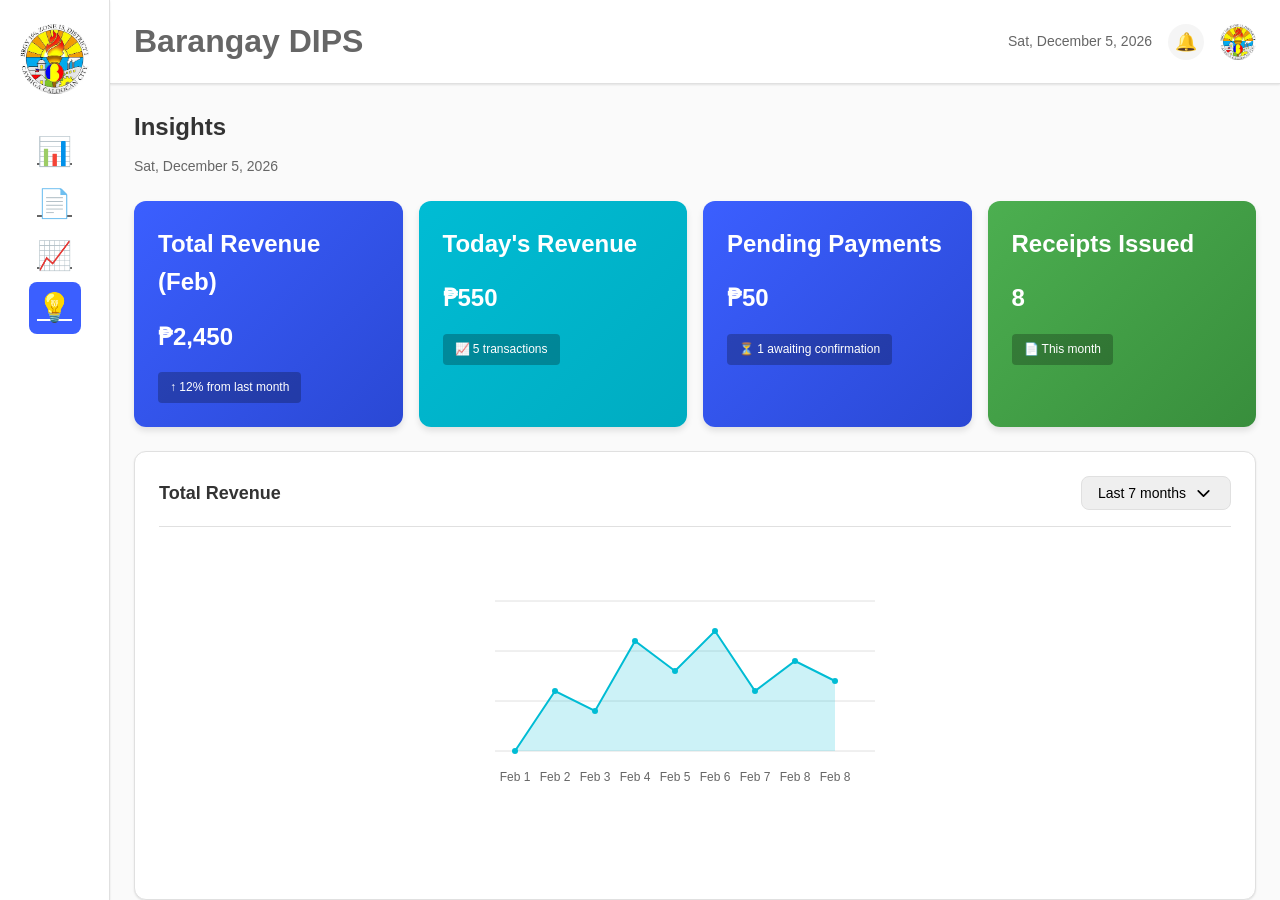
<file: SIABRGY/insights.html>
<!DOCTYPE html>
<html lang="en">
<head>
    <meta charset="UTF-8">
    <meta name="viewport" content="width=device-width, initial-scale=1.0">
    <title>Barangay DIPS - Insights</title>
    <link rel="stylesheet" href="src/styles/global.css">
    <link rel="stylesheet" href="src/styles/dashboard.css">
    <link rel="stylesheet" href="src/styles/components.css">
    <style>
        /* Modal Styles */
        body.modal-open {
            overflow: hidden !important;
        }

        .modal {
            display: none;
            position: fixed;
            top: 0 !important;
            left: 0 !important;
            right: 0 !important;
            bottom: 0 !important;
            width: 100% !important;
            height: 100% !important;
            background-color: transparent !important;
            z-index: 999 !important;
        }

        .modal.show {
            display: block !important;
            z-index: 1000 !important;
        }

        .modal.show .modal-content {
            position: fixed !important;
            top: 50% !important;
            left: 50% !important;
            transform: translate(-50%, -50%) !important;
            z-index: 1001 !important;
        }

        .modal-content {
            background-color: white;
            padding: 32px;
            border-radius: 12px;
            box-shadow: 0 20px 60px rgba(0, 0, 0, 0.4);
            width: 600px;
            max-width: 90vw;
            max-height: 90vh;
            overflow-y: auto;
            border-left: 5px solid #3B82F6;
            position: relative;
        }

        .report-header {
            text-align: center;
            margin-bottom: 24px;
            padding-bottom: 16px;
            border-bottom: 1px solid #e5e7eb;
        }

        .report-title {
            display: flex;
            align-items: center;
            justify-content: center;
            gap: 12px;
            margin-bottom: 8px;
        }

        .report-title-text {
            font-size: 18px;
            font-weight: 700;
            color: #1f2937;
        }

        .report-subtitle {
            font-size: 13px;
            color: #666;
            margin-bottom: 4px;
        }

        .report-date {
            font-size: 12px;
            color: #999;
        }

        .detail-row {
            display: flex;
            margin-bottom: 12px;
            align-items: flex-start;
            gap: 16px;
        }

        .detail-label {
            font-weight: 600;
            color: #4b5563;
            min-width: 120px;
            font-size: 12px;
            text-transform: uppercase;
            letter-spacing: 0.5px;
        }

        .detail-value {
            color: #1f2937;
            flex: 1;
            font-size: 13px;
            word-break: break-word;
        }

        .modal-body {
            margin-bottom: 24px;
        }

        .modal-footer {
            display: flex;
            justify-content: flex-end;
            gap: 12px;
            padding-top: 24px;
            border-top: 1px solid #e5e7eb;
        }

        .modal-btn {
            padding: 10px 16px;
            border: none;
            border-radius: 8px;
            font-size: 13px;
            font-weight: 600;
            cursor: pointer;
            transition: all 0.3s ease;
        }

        .modal-btn-primary {
            background-color: #1f2937;
            color: white;
        }

        .modal-btn-primary:hover {
            background-color: #111827;
        }

        .stat-modal-btn-primary {
            background-color: #3B82F6;
            color: white;
        }

        .stat-modal-btn-primary:hover {
            background-color: #2563EB;
        }

        .modal-btn-secondary {
            background-color: #f3f4f6;
            color: #374151;
            border: 1px solid #e5e7eb;
        }

        .modal-btn-secondary:hover {
            background-color: #e5e7eb;
        }

        .total-section {
            text-align: right;
            padding: 16px 0;
            border-top: 2px solid #e5e7eb;
            font-weight: 700;
            font-size: 16px;
            margin-top: 16px;
        }

        .transactions-table {
            width: 100%;
            border-collapse: collapse;
            margin-bottom: 20px;
            font-size: 12px;
        }

        .transactions-table thead {
            background-color: #f9fafb;
        }

        .transactions-table th {
            padding: 12px;
            text-align: left;
            font-weight: 600;
            color: #374151;
            font-size: 11px;
            border-bottom: 1px solid #e5e7eb;
            text-transform: uppercase;
        }

        .transactions-table td {
            padding: 12px;
            border-bottom: 1px solid #e5e7eb;
            color: #1f2937;
        }

        .transactions-table tbody tr:hover {
            background-color: #f9fafb;
        }

        .search-input {
            width: 200px;
            padding: 10px 16px;
            border: 1px solid #e5e7eb;
            border-radius: 8px;
            font-size: 14px;
        }

        .filter-action {
            display: flex;
            justify-content: space-between;
            align-items: center;
            margin-bottom: 20px;
        }

        .filter-select {
            padding: 8px 12px;
            border: 1px solid #e5e7eb;
            border-radius: 6px;
            font-size: 13px;
            background-color: white;
        }

        .transaction-link {
            cursor: pointer;
            font-weight: 600;
            text-decoration: none;
        }

        .transaction-link:hover {
            text-decoration: underline;
        }

        /* Header Styles */
        .header-date {
            font-size: 14px;
            color: var(--text-gray);
            margin-right: auto;
        }

        /* Notification Dropdown */
        .notification-dropdown {
            position: absolute;
            top: 60px;
            right: 16px;
            background-color: white;
            border: 1px solid var(--border-gray);
            border-radius: 8px;
            box-shadow: 0 4px 12px rgba(0, 0, 0, 0.15);
            width: 300px;
            max-height: 400px;
            overflow-y: auto;
            z-index: 1000;
            display: none;
        }

        .notification-dropdown.show {
            display: block;
        }

        .notification-item {
            padding: 12px 16px;
            border-bottom: 1px solid var(--light-gray);
            cursor: pointer;
            transition: background-color 0.2s;
        }

        .notification-item:hover {
            background-color: var(--light-gray);
        }

        .notification-item:last-child {
            border-bottom: none;
        }

        .notification-header {
            padding: 12px 16px;
            font-weight: 600;
            border-bottom: 1px solid var(--border-gray);
        }

        /* Sign Out Modal */
        .signout-modal {
            display: none;
            position: fixed;
            top: 0;
            left: 0;
            right: 0;
            bottom: 0;
            background-color: rgba(0, 0, 0, 0.5);
            z-index: 1001;
            justify-content: center;
            align-items: center;
        }

        .signout-modal.show {
            display: flex;
        }

        .signout-modal-content {
            background-color: white;
            padding: 32px;
            border-radius: 12px;
            box-shadow: 0 20px 60px rgba(0, 0, 0, 0.3);
            width: 400px;
            max-width: 90vw;
            text-align: center;
        }

        .signout-modal-content h2 {
            margin: 0 0 16px 0;
            color: #1f2937;
        }

        .signout-modal-content p {
            margin: 0 0 24px 0;
            color: #666;
            font-size: 14px;
        }

        .signout-modal-buttons {
            display: flex;
            gap: 12px;
            justify-content: center;
        }

        .signout-modal-buttons button {
            padding: 10px 24px;
            border: none;
            border-radius: 6px;
            cursor: pointer;
            font-weight: 600;
            transition: all 0.3s ease;
        }

        .signout-btn-cancel {
            background-color: var(--light-gray);
            color: var(--text-gray);
        }

        .signout-btn-cancel:hover {
            background-color: var(--border-gray);
        }

        .signout-btn-confirm {
            background-color: #DC2626;
            color: white;
        }

        .signout-btn-confirm:hover {
            background-color: #991B1B;
        }
    </style>
</head>
<body>
    <div class="dashboard-container">
        <div class="sidebar">
            <div class="sidebar-logo"><img src="images/BRGYLOGO.png" alt="Barangay Logo" style="width: 100%; height: 100%; object-fit: contain;"></div>
            <a href="dashboard.html" class="sidebar-icon" title="Dashboard">📊</a>
            <a href="issuance.html" class="sidebar-icon" title="Document Issuance">📄</a>
            <a href="analytics.html" class="sidebar-icon" title="Analytics">📈</a>
            <a href="insights.html" class="sidebar-icon active" title="Insights">💡</a>
        </div>
        <div class="main-content">
            <div class="header">
                <div class="header-left">
                    <div class="header-title">Barangay DIPS</div>
                </div>
                <div class="header-right">
                    <div class="header-date" id="headerDate">Mon, February 9, 2026</div>
                    <button class="header-icon-btn" id="notificationBtn" title="Notifications">🔔</button>
                    <button class="header-icon-btn" id="signOutBtn" title="Sign Out" style="cursor: pointer; position: relative;"><img src="images/BRGYLOGO.png" alt="User Avatar" style="width: 36px; height: 36px; border-radius: 50%; object-fit: cover;"></button>
                </div>
            </div>
            <div class="page-content">
                <div class="page-header">
                    <h1>Insights</h1>
                    <p id="current-date">Mon, February 9, 2026</p>
                </div>

                <!-- Stat Cards Grid -->
                <div class="stat-cards-grid">
                    <div class="stat-card" onclick="handleStatCardClick('Total Revenue')">
                        <h3>Total Revenue (Feb)</h3>
                        <div class="stat-card-value">₱2,450</div>
                        <p>↑ 12% from last month</p>
                    </div>
                    <div class="stat-card cyan" onclick="handleStatCardClick('Daily Revenue')">
                        <h3>Today's Revenue</h3>
                        <div class="stat-card-value">₱550</div>
                        <p>📈 5 transactions</p>
                    </div>
                    <div class="stat-card orange" onclick="handleStatCardClick('Pending Payments')">
                        <h3>Pending Payments</h3>
                        <div class="stat-card-value">₱50</div>
                        <p>⏳ 1 awaiting confirmation</p>
                    </div>
                    <div class="stat-card green" onclick="handleStatCardClick('Receipts Issued')">
                        <h3>Receipts Issued</h3>
                        <div class="stat-card-value">8</div>
                        <p>📄 This month</p>
                    </div>
                </div>

                <!-- Revenue Chart -->
                <div class="dashboard-section">
                    <div class="section-header">
                        <h2 class="section-title">Total Revenue</h2>
                        <select class="input-field" style="width: 150px;">
                            <option>Last 7 months</option>
                            <option>Last 30 days</option>
                            <option>This year</option>
                        </select>
                    </div>
                    <div class="chart-container">
                        <svg class="line-chart" width="100%" height="250" viewBox="0 0 400 250" preserveAspectRatio="xMidYMid meet">
                            <!-- Grid lines -->
                            <line x1="0" y1="200" x2="380" y2="200" stroke="#E0E0E0" stroke-width="1" />
                            <line x1="0" y1="150" x2="380" y2="150" stroke="#E0E0E0" stroke-width="1" />
                            <line x1="0" y1="100" x2="380" y2="100" stroke="#E0E0E0" stroke-width="1" />
                            <line x1="0" y1="50" x2="380" y2="50" stroke="#E0E0E0" stroke-width="1" />
                            
                            <!-- Filled area -->
                            <polygon points="20,200 60,140 100,160 140,90 180,120 220,80 260,140 300,110 340,130 340,200 300,200 260,200 220,200 180,200 140,200 100,200 60,200 20,200" 
                                fill="rgba(0, 188, 212, 0.2)" />
                            
                            <!-- Line chart -->
                            <polyline points="20,200 60,140 100,160 140,90 180,120 220,80 260,140 300,110 340,130"
                                fill="none" stroke="#00BCD4" stroke-width="2" />
                            
                            <!-- Points -->
                            <circle cx="20" cy="200" r="3" fill="#00BCD4" />
                            <circle cx="60" cy="140" r="3" fill="#00BCD4" />
                            <circle cx="100" cy="160" r="3" fill="#00BCD4" />
                            <circle cx="140" cy="90" r="3" fill="#00BCD4" />
                            <circle cx="180" cy="120" r="3" fill="#00BCD4" />
                            <circle cx="220" cy="80" r="3" fill="#00BCD4" />
                            <circle cx="260" cy="140" r="3" fill="#00BCD4" />
                            <circle cx="300" cy="110" r="3" fill="#00BCD4" />
                            <circle cx="340" cy="130" r="3" fill="#00BCD4" />
                            
                            <!-- Month labels -->
                            <text x="20" y="230" font-size="12" text-anchor="middle" fill="#666">Feb 1</text>
                            <text x="60" y="230" font-size="12" text-anchor="middle" fill="#666">Feb 2</text>
                            <text x="100" y="230" font-size="12" text-anchor="middle" fill="#666">Feb 3</text>
                            <text x="140" y="230" font-size="12" text-anchor="middle" fill="#666">Feb 4</text>
                            <text x="180" y="230" font-size="12" text-anchor="middle" fill="#666">Feb 5</text>
                            <text x="220" y="230" font-size="12" text-anchor="middle" fill="#666">Feb 6</text>
                            <text x="260" y="230" font-size="12" text-anchor="middle" fill="#666">Feb 7</text>
                            <text x="300" y="230" font-size="12" text-anchor="middle" fill="#666">Feb 8</text>
                            <text x="340" y="230" font-size="12" text-anchor="middle" fill="#666">Feb 8</text>
                        </svg>
                    </div>
                </div>

                <!-- Transaction History -->
                <div class="dashboard-section">
                    <div class="filter-action">
                        <h2 class="section-title" style="margin: 0;">Transaction History</h2>
                        <div style="display: flex; gap: 12px;">
                            <input type="text" class="search-input" id="searchInput" placeholder="Search">
                            <select class="filter-select" id="categoryFilter">
                                <option value="">All Categories</option>
                                <option value="Business Permit">Business Permit</option>
                                <option value="Cedula">Cedula</option>
                                <option value="Building Permit">Building Permit</option>
                            </select>
                        </div>
                    </div>
                    <div class="table-container">
                        <table class="transactions-table" id="transactionsTable">
                            <thead>
                                <tr>
                                    <th>Receipt No.</th>
                                    <th>Date</th>
                                    <th>Requester</th>
                                    <th>Document</th>
                                    <th>Amount</th>
                                    <th>Status</th>
                                </tr>
                            </thead>
                            <tbody id="transactionsBody">
                                <!-- Populated by JavaScript -->
                            </tbody>
                        </table>
                    </div>
                </div>
            </div>
        </div>
    </div>

    <!-- Stat Card Modal -->
    <div id="statCardModal" class="modal">
        <div class="modal-content">
            <div style="display: flex; align-items: center; gap: 16px; margin-bottom: 24px;">
                <div id="stat-icon" style="font-size: 48px;"></div>
                <div>
                    <h2 id="stat-title" class="modal-title" style="margin: 0 0 8px 0;"></h2>
                    <div id="stat-value" style="font-size: 28px; font-weight: 700; color: #3B82F6;"></div>
                </div>
            </div>
            <div id="stat-details" style="margin-bottom: 24px;">
                <!-- Details populated by JavaScript -->
            </div>
            <div class="modal-footer">
                <button class="modal-btn stat-modal-btn-primary" onclick="closeStatCardModal()">OK</button>
            </div>
        </div>
    </div>

    <!-- Transaction Details Modal -->
    <div id="transactionModal" class="modal">
        <div class="modal-content">
            <div class="report-header">
                <div class="report-title">
                    <span style="font-size: 32px;">🏛️</span>
                    <div>
                        <div class="report-title-text">Barangay 12, Zone 1, District II, Caloocan City</div>
                        <div class="report-subtitle">Document Issuance & Revenue Office — Transaction Report</div>
                        <div class="report-date" id="reportDate">Generated: 2/12/2026</div>
                    </div>
                </div>
            </div>

            <div class="modal-body">
                <div class="detail-row">
                    <span class="detail-label">RECEIPT NO.:</span>
                    <span class="detail-value" id="trans-id"></span>
                </div>
                <div class="detail-row">
                    <span class="detail-label">DATE:</span>
                    <span class="detail-value" id="trans-date"></span>
                </div>
                <div class="detail-row">
                    <span class="detail-label">REQUESTER:</span>
                    <span class="detail-value" id="trans-requester"></span>
                </div>
                <div class="detail-row">
                    <span class="detail-label">DOCUMENT:</span>
                    <span class="detail-value" id="trans-document"></span>
                </div>
                <div class="detail-row">
                    <span class="detail-label">AMOUNT:</span>
                    <span class="detail-value" id="trans-amount"></span>
                </div>
                <div class="detail-row">
                    <span class="detail-label">STATUS:</span>
                    <span class="detail-value" id="trans-status"></span>
                </div>

                <div class="total-section">
                    <div>Total (Completed)</div>
                    <div id="total-amount">₱2,450</div>
                </div>
            </div>

            <div class="modal-footer">
                <button class="modal-btn modal-btn-secondary" onclick="closeTransactionModal()">Close</button>
                <button class="modal-btn modal-btn-primary" onclick="printTransaction()">🖨️ Print</button>
            </div>
        </div>
    </div>

    <script>
        // Sample transaction data
        const transactionData = [
            { id: 'RCP-2026-0042', date: '2026-02-08', requester: 'Carlo Mendoza', document: 'Business Permit', amount: 500, status: 'Completed' },
            { id: 'RCP-2026-0041', date: '2026-02-08', requester: 'Rosa Lim', document: 'Cedula', amount: 50, status: 'Completed' },
            { id: 'RCP-2026-0040', date: '2026-02-07', requester: 'Mark Tan', document: 'Building Permit Endorsement', amount: 300, status: 'Completed' },
            { id: 'RCP-2026-0039', date: '2026-02-07', requester: 'Liza Reyes', document: 'Business Permit', amount: 500, status: 'Completed' },
            { id: 'RCP-2026-0038', date: '2026-02-06', requester: 'Jose Cruz', document: 'Cedula', amount: 50, status: 'Pending' },
            { id: 'RCP-2026-0037', date: '2026-02-06', requester: 'Anna Villanueva', document: 'Business Permit', amount: 500, status: 'Completed' },
            { id: 'RCP-2026-0036', date: '2026-02-05', requester: 'Leo Santos', document: 'Building Permit Endorsement', amount: 300, status: 'Refunded' },
            { id: 'RCP-2026-0035', date: '2026-02-05', requester: 'Grace Aquino', document: 'Cedula', amount: 50, status: 'Completed' },
            { id: 'RCP-2026-0034', date: '2026-02-04', requester: 'Ramon Bautista', document: 'Business Permit', amount: 500, status: 'Completed' },
            { id: 'RCP-2026-0033', date: '2026-02-04', requester: 'Nina Garcia', document: 'Cedula', amount: 50, status: 'Completed' }
        ];

        function updateCurrentDate() {
            const options = { weekday: 'short', year: 'numeric', month: 'long', day: 'numeric' };
            const today = new Date();
            const formattedDate = today.toLocaleDateString('en-US', options);
            document.getElementById('current-date').textContent = formattedDate;
        }

        function loadTransactions(filter = '') {
            const tbody = document.getElementById('transactionsBody');
            tbody.innerHTML = '';

            const filtered = transactionData.filter(t => {
                const matchesSearch = t.requester.toLowerCase().includes(filter.toLowerCase()) || 
                                     t.id.toLowerCase().includes(filter.toLowerCase());
                const matchesCategory = document.getElementById('categoryFilter').value === '' || 
                                       t.document.includes(document.getElementById('categoryFilter').value);
                return matchesSearch && matchesCategory;
            });

            filtered.forEach(trans => {
                const row = document.createElement('tr');
                const statusColor = trans.status === 'Completed' ? '#4CAF50' : 
                                   trans.status === 'Pending' ? '#FFC107' : '#F44336';
                
                row.innerHTML = `
                    <td><strong>${trans.id}</strong></td>
                    <td>${trans.date}</td>
                    <td>${trans.requester}</td>
                    <td>${trans.document}</td>
                    <td>₱${trans.amount}</td>
                    <td><span class="transaction-link" onclick="viewTransaction('${trans.id}', '${trans.date}', '${trans.requester}', '${trans.document}', '${trans.amount}', '${trans.status}')" style="color: ${statusColor};">${trans.status}</span></td>
                `;
                tbody.appendChild(row);
            });
        }

        function viewTransaction(id, date, requester, document, amount, status) {
            document.getElementById('trans-id').textContent = id;
            document.getElementById('trans-date').textContent = date;
            document.getElementById('trans-requester').textContent = requester;
            document.getElementById('trans-document').textContent = document;
            document.getElementById('trans-amount').textContent = '₱' + amount;
            document.getElementById('trans-status').textContent = status;
            document.getElementById('transactionModal').classList.add('show');
            document.body.classList.add('modal-open');
        }

        function closeTransactionModal() {
            document.getElementById('transactionModal').classList.remove('show');
            document.body.classList.remove('modal-open');
        }

        function printTransaction() {
            const id = document.getElementById('trans-id').textContent;
            const date = document.getElementById('trans-date').textContent;
            const requester = document.getElementById('trans-requester').textContent;
            const document_type = document.getElementById('trans-document').textContent;
            const amount = document.getElementById('trans-amount').textContent;
            const status = document.getElementById('trans-status').textContent;

            const printContent = `
                <html>
                    <head>
                        <title>Transaction Receipt - ${id}</title>
                        <style>
                            body { font-family: Arial, sans-serif; margin: 20px; }
                            .receipt { max-width: 400px; margin: 0 auto; }
                            .header { text-align: center; margin-bottom: 20px; border-bottom: 2px solid #333; padding-bottom: 10px; }
                            .details { margin: 20px 0; }
                            .detail-row { display: flex; justify-content: space-between; margin: 10px 0; }
                            .footer { text-align: center; margin-top: 30px; font-size: 12px; color: #666; }
                        </style>
                    </head>
                    <body>
                        <div class="receipt">
                            <div class="header">
                                <h2>TRANSACTION RECEIPT</h2>
                                <p>Barangay DIPS</p>
                            </div>
                            <div class="details">
                                <div class="detail-row"><span>Receipt No:</span><strong>${id}</strong></div>
                                <div class="detail-row"><span>Date:</span><strong>${date}</strong></div>
                                <div class="detail-row"><span>Requester:</span><strong>${requester}</strong></div>
                                <div class="detail-row"><span>Document:</span><strong>${document_type}</strong></div>
                                <div class="detail-row"><span>Amount:</span><strong>${amount}</strong></div>
                                <div class="detail-row"><span>Status:</span><strong>${status}</strong></div>
                            </div>
                            <div class="footer">
                                <p>Thank you for using Barangay DIPS</p>
                                <p>Printed on ${new Date().toLocaleString()}</p>
                            </div>
                        </div>
                    </body>
                </html>
            `;

            const printWindow = window.open('', '', 'width=500,height=600');
            printWindow.document.write(printContent);
            printWindow.document.close();
            printWindow.focus();
            printWindow.print();
        }

        function handleStatCardClick(title) {
            const stats = {
                'Total Revenue': {
                    icon: '💰',
                    value: '₱2,450',
                    details: [
                        { label: 'This Month', value: 'February 2026' },
                        { label: 'Previous Month', value: '₱2,185' },
                        { label: 'Growth Rate', value: '+12%' }
                    ]
                },
                'Daily Revenue': {
                    icon: '📊',
                    value: '₱550',
                    details: [
                        { label: 'Date', value: 'February 22, 2026' },
                        { label: 'Transactions', value: '5' },
                        { label: 'Avg per Transaction', value: '₱110' }
                    ]
                },
                'Pending Payments': {
                    icon: '⏳',
                    value: '₱50',
                    details: [
                        { label: 'Pending Items', value: '1' },
                        { label: 'Requester', value: 'Jose Cruz' },
                        { label: 'Status', value: 'Awaiting Confirmation' }
                    ]
                },
                'Receipts Issued': {
                    icon: '📄',
                    value: '8',
                    details: [
                        { label: 'This Month', value: 'February 2026' },
                        { label: 'Last Month', value: '7' },
                        { label: 'Trend', value: '+14.3%' }
                    ]
                }
            };

            if (stats[title]) {
                const stat = stats[title];
                document.getElementById('stat-icon').textContent = stat.icon;
                document.getElementById('stat-title').textContent = title;
                document.getElementById('stat-value').textContent = stat.value;
                
                const detailsHtml = stat.details.map(detail => `
                    <div class="detail-row">
                        <span class="detail-label">${detail.label}:</span>
                        <span class="detail-value">${detail.value}</span>
                    </div>
                `).join('');
                
                document.getElementById('stat-details').innerHTML = detailsHtml;
                document.getElementById('statCardModal').classList.add('show');
                document.body.classList.add('modal-open');
            }
        }

        function closeStatCardModal() {
            document.getElementById('statCardModal').classList.remove('show');
            document.body.classList.remove('modal-open');
        }

        // Search and filter functionality
        document.getElementById('searchInput').addEventListener('keyup', function() {
            loadTransactions(this.value);
        });

        document.getElementById('categoryFilter').addEventListener('change', function() {
            loadTransactions(document.getElementById('searchInput').value);
        });

        // Modal close on background click for stat card modal
        document.getElementById('statCardModal').addEventListener('click', function(e) {
            if (e.target === this) {
                closeStatCardModal();
            }
        });

        // Modal close on background click
        document.getElementById('transactionModal').addEventListener('click', function(e) {
            if (e.target === this) {
                closeTransactionModal();
            }
        });

        // Header functionality
        function updateHeaderDate() {
            const options = { weekday: 'short', year: 'numeric', month: 'long', day: 'numeric' };
            const today = new Date();
            const formattedDate = today.toLocaleDateString('en-US', options);
            const headerDate = document.getElementById('headerDate');
            if (headerDate) {
                headerDate.textContent = formattedDate;
            }
        }

        // Notification functionality
        document.getElementById('notificationBtn')?.addEventListener('click', function() {
            const dropdown = document.getElementById('notificationDropdown') || createNotificationDropdown();
            dropdown.classList.toggle('show');
        });

        function createNotificationDropdown() {
            const dropdown = document.createElement('div');
            dropdown.id = 'notificationDropdown';
            dropdown.className = 'notification-dropdown';
            dropdown.innerHTML = `
                <div class="notification-header">Notifications</div>
                <div class="notification-item">
                    <strong>New Document Request</strong>
                    <p>Carlo Mendoza requested a Business Permit</p>
                </div>
                <div class="notification-item">
                    <strong>Payment Received</strong>
                    <p>Rosa Lim paid ₱50 for Cedula</p>
                </div>
                <div class="notification-item">
                    <strong>Document Approved</strong>
                    <p>Mark Tan's Building Permit was approved</p>
                </div>
            `;
            document.querySelector('.header-right')?.appendChild(dropdown);
            dropdown.addEventListener('click', function(e) {
                if (e.target !== this && e.target.closest('.notification-item')) {
                    dropdown.classList.remove('show');
                }
            });
            return dropdown;
        }

        // Sign out functionality
        document.getElementById('signOutBtn')?.addEventListener('click', function() {
            const modal = document.getElementById('signOutModal') || createSignOutModal();
            modal.classList.add('show');
        });

        function createSignOutModal() {
            const modal = document.createElement('div');
            modal.id = 'signOutModal';
            modal.className = 'signout-modal';
            modal.innerHTML = `
                <div class="signout-modal-content">
                    <h2>Sign Out</h2>
                    <p>Are you sure you want to sign out?</p>
                    <div class="signout-modal-buttons">
                        <button class="signout-btn-cancel" onclick="document.getElementById('signOutModal').classList.remove('show')">Cancel</button>
                        <button class="signout-btn-confirm" onclick="window.location.href='index.html'">Sign Out</button>
                    </div>
                </div>
            `;
            document.body.appendChild(modal);
            modal.addEventListener('click', function(e) {
                if (e.target === this) {
                    this.classList.remove('show');
                }
            });
            return modal;
        }

        // Close notification dropdown when clicking outside
        document.addEventListener('click', function(e) {
            const dropdown = document.getElementById('notificationDropdown');
            const notificationBtn = document.getElementById('notificationBtn');
            if (dropdown && !dropdown.contains(e.target) && !notificationBtn.contains(e.target)) {
                dropdown.classList.remove('show');
            }
        });

        // Initialize on page load
        document.addEventListener('DOMContentLoaded', function() {
            updateHeaderDate();
            updateCurrentDate();
            loadTransactions();
        });
    </script>
</body>
</html>
</file>
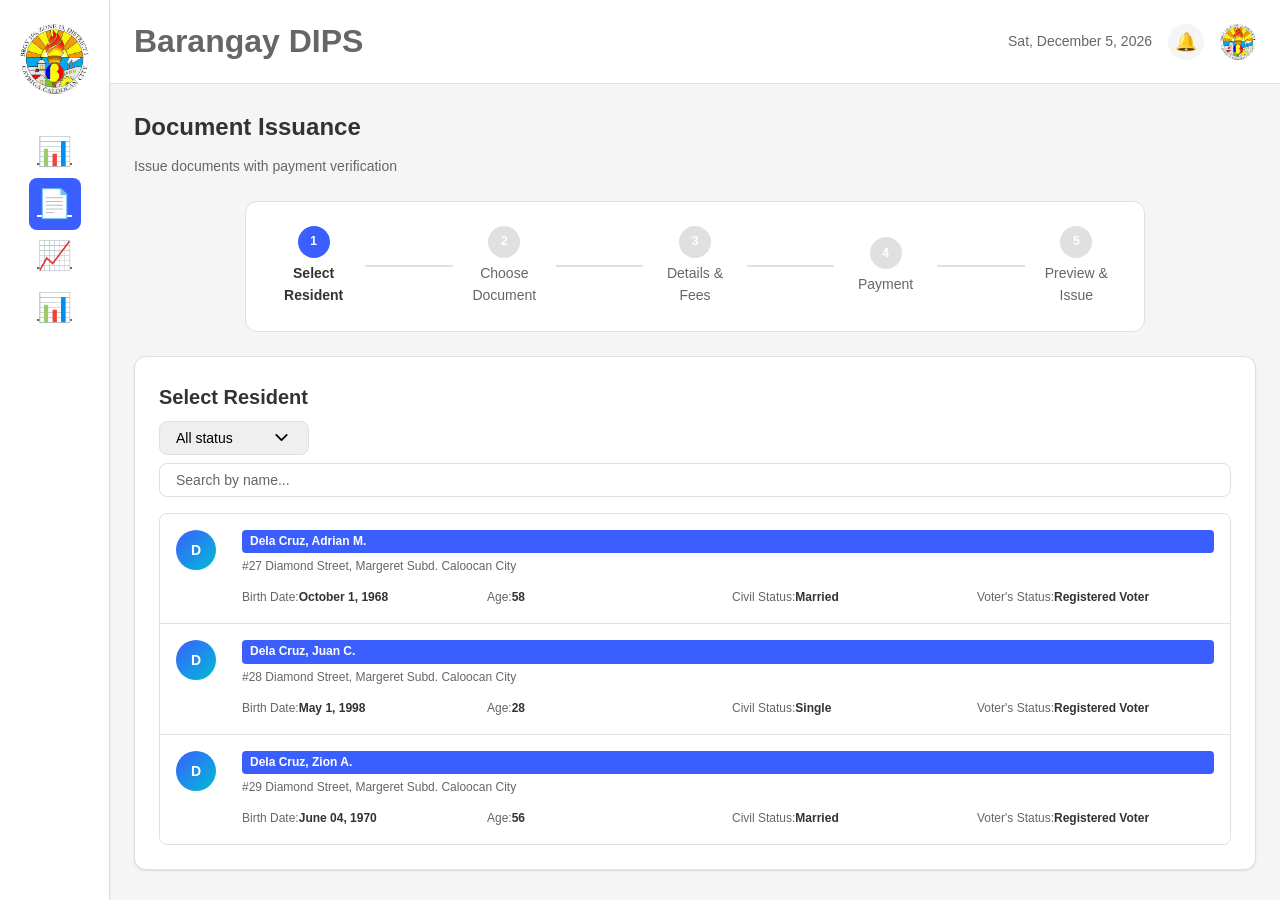
<file: SIABRGY/issuance.html>
<!DOCTYPE html>
<html lang="en">
<head>
    <meta charset="UTF-8">
    <meta name="viewport" content="width=device-width, initial-scale=1.0">
    <title>Barangay DIPS - Document Issuance</title>
    <link rel="stylesheet" href="src/styles/global.css">
    <link rel="stylesheet" href="src/styles/dashboard.css">
    <link rel="stylesheet" href="src/styles/document-issuance.css">
    <link rel="stylesheet" href="src/styles/components.css">
</head>
<body>
    <div class="dashboard-container">
        <div class="sidebar">
            <div class="sidebar-logo"><img src="images/BRGYLOGO.png" alt="Barangay Logo" style="width: 100%; height: 100%; object-fit: contain;"></div>
            <a href="dashboard.html" class="sidebar-icon" title="Dashboard">📊</a>
            <a href="issuance.html" class="sidebar-icon active" title="Document Issuance">📄</a>
            <a href="analytics.html" class="sidebar-icon" title="Analytics">📈</a>
            <a href="insights.html" class="sidebar-icon" title="Insights">📊</a>
        </div>
        <div class="main-content">
            <div class="header">
                <div class="header-left">
                    <div class="header-title">Barangay DIPS</div>
                </div>
                <div class="header-right">
                    <div class="header-date" id="headerDate">Mon, February 9, 2026</div>
                    <button class="header-icon-btn" id="notificationBtn" title="Notifications">🔔</button>
                    <button class="header-icon-btn" id="signOutBtn" title="Sign Out" style="cursor: pointer; position: relative;"><img src="images/BRGYLOGO.png" alt="User Avatar" style="width: 36px; height: 36px; border-radius: 50%; object-fit: cover;"></button>
                </div>
            </div>
            <div class="page-content container">
                <div class="page-header">
                    <h1>Document Issuance</h1>
                    <p>Issue documents with payment verification</p>
                </div>
                <!-- stepper progress card -->
                <div class="stepper-card">
                    <div class="stepper">
                        <div class="step active">
                            <div class="circle">1</div>
                            <div class="label">Select Resident</div>
                        </div>
                        <div class="line"></div>
                        <div class="step">
                            <div class="circle">2</div>
                            <div class="label">Choose Document</div>
                        </div>
                        <div class="line"></div>
                        <div class="step">
                            <div class="circle">3</div>
                            <div class="label">Details & Fees</div>
                        </div>
                        <div class="line"></div>
                        <div class="step">
                            <div class="circle">4</div>
                            <div class="label">Payment</div>
                        </div>
                        <div class="line"></div>
                        <div class="step">
                            <div class="circle">5</div>
                            <div class="label">Preview & Issue</div>
                        </div>
                    </div>
                </div>
                <!-- residency selection panel with search and results -->
                <div class="dashboard-section" id="select-resident-section">
                    <h2>Select Resident</h2>
                    <div style="margin-bottom:var(--spacing-sm);">
                        <select id="statusFilter" class="input-field" style="width:150px;">
                            <option value="">All status</option>
                            <option value="CLEARED">Cleared</option>
                            <option value="BLOCKED">Blocked</option>
                        </select>
                    </div>
                    <input id="residentSearch" type="text" class="input-field" placeholder="Search by name..." style="width:100%;" />
                    <div id="residentResults" class="resident-results"></div>
                    <div id="selectedCard"></div>
                </div>

                <!-- choose document section (initially hidden) -->
                <div class="dashboard-section" id="choose-document-section" style="display:none;">
                    <h2>Choose Document</h2>
                    <p>Select the type of document to issue for <span id="chosenResidentName"></span></p>
                    <!-- placeholder grid similar to React version -->
                    <div id="documentGrid" class="document-grid">
                        <!-- documents will be injected by script -->
                    </div>
                    <div class="form-actions" style="margin-top:var(--spacing-lg);">
                        <button class="btn btn-secondary" id="backToResident">Back</button>
                    </div>
                </div>

                <!-- details & fees section (initially hidden) -->
                <div class="dashboard-section" id="details-fees-section" style="display:none;">
                    <h2>Details &amp; Fees</h2>
                    <div class="details-panel">
                        <div class="details-info">
                            <h3>Selected Document: <span id="detailDocumentTitle"></span></h3>
                            <p><strong>Control Number:</strong> <span id="detailControlNumber"></span></p>
                            <p><strong>Issued On:</strong> <span id="detailIssuedOn"></span></p>
                            <p><strong>Full Name:</strong> <span id="detailFullName"></span></p>
                            <p><strong>Address:</strong> <span id="detailAddress"></span></p>
                            <p><strong>Date of Birth:</strong> <span id="detailDOB"></span></p>
                            <div class="form-group">
                                <label>Purpose:</label>
                                <input type="text" id="detailPurpose" class="input-field" />
                            </div>
                            <div class="form-group">
                                <label>Remarks:</label>
                                <textarea id="detailRemarks" class="input-field" style="height:80px;"></textarea>
                            </div>
                        </div>
                        <div class="details-fee-summary">
                            <div class="fee-summary-header">Fee Summary</div>
                            <div class="fee-row"><span>Fee :</span> <span id="detailFee"></span></div>
                            <div class="fee-row"><span>Total Amount:</span> <span id="detailFee"></span></div>
                            <button class="btn btn-primary" id="proceedToPayment">Proceed to Payment</button>
                        </div>
                    </div>
                </div>

                <!-- payment section (initially hidden) -->
                <div class="dashboard-section" id="payment-section" style="display:none;">
                    <h2>Payment</h2>
                    <div class="payment-panel">
                        <div class="payment-details">
                            <div class="payment-date" id="paymentDate"></div>
                            <p><strong>Document:</strong> <span id="paymentDocument"></span></p>
                            <p><strong>Amount Received:</strong>
                                <input type="text" id="paymentAmount" class="input-field" style="width:120px;" />
                            </p>
                            <p class="payment-collected">Collected by: Admin</p>
                        </div>
                        <div class="form-actions" style="margin-top:var(--spacing-lg);">
                            <button class="btn btn-secondary" id="backToDetails">Back</button>
                            <button class="btn btn-primary" id="confirmPayment">Confirm Payment</button>
                        </div>
                    </div>
                </div>

                <!-- preview & issue section -->
                <div class="dashboard-section" id="preview-section" style="display:none;">
                    <h2>Preview &amp; Issue</h2>
                    <div class="preview-container">
                        <div class="preview-window" id="previewWindow">
                            <!-- place your final preview image here; it should live in the `images`
                                 subdirectory.  example filename is DUMMY.PNG as you've added. -->
                            <img src="images/DUMMY.PNG" alt="Document preview" style="width:100%; height:auto;" />
                        </div>
                        <div class="preview-actions">
                            <div class="step-circle large">5</div>
                            <button class="btn btn-primary" id="issueDocument">Issue Document</button>
                            <button class="btn btn-outline" id="printDocument">Print Document</button>
                            <button class="btn btn-danger" id="cancelProcess">Cancel</button>
                        </div>
                    </div>
                </div>
            </div>
        </div>
    </div>

    <!-- Payment Confirmation Modal -->
    <div id="paymentConfirmationModal" class="payment-modal">
        <div class="payment-modal-content">
            <h2>Confirm Payment</h2>
            <p id="paymentMessage">Payment confirmed for <strong id="residentNameModal"></strong>, document <strong id="documentTitleModal"></strong></p>
            <div class="payment-modal-buttons">
                <button class="btn-cancel" onclick="closePaymentModal()">Cancel</button>
                <button class="btn-confirm" onclick="confirmPayment()">Confirm</button>
            </div>
        </div>
    </div>

    <!-- Toast Container -->
    <div id="toastContainer" class="toast-container"></div>

    <style>
        /* Payment Modal Styles */
        .payment-modal {
            display: none;
            position: fixed;
            top: 0;
            left: 0;
            right: 0;
            bottom: 0;
            background-color: rgba(0, 0, 0, 0.5);
            z-index: 2000;
            justify-content: center;
            align-items: center;
        }

        .payment-modal.show {
            display: flex;
        }

        .payment-modal-content {
            background-color: white;
            padding: 32px;
            border-radius: 12px;
            box-shadow: 0 20px 60px rgba(0, 0, 0, 0.3);
            width: 500px;
            max-width: 90vw;
            text-align: center;
        }

        .payment-modal-content h2 {
            margin: 0 0 16px 0;
            color: #1f2937;
            font-size: 22px;
        }

        .payment-modal-content p {
            margin: 0 0 32px 0;
            color: #666;
            font-size: 14px;
            line-height: 1.6;
        }

        .payment-modal-buttons {
            display: flex;
            gap: 12px;
            justify-content: center;
        }

        .btn-cancel,
        .btn-confirm {
            padding: 12px 32px;
            border: none;
            border-radius: 8px;
            cursor: pointer;
            font-weight: 600;
            font-size: 14px;
            transition: all 0.3s ease;
        }

        .btn-cancel {
            background-color: #f3f4f6;
            color: #374151;
            border: 1px solid #e5e7eb;
        }

        .btn-cancel:hover {
            background-color: #e5e7eb;
        }

        .btn-confirm {
            background-color: #10b981;
            color: white;
        }

        .btn-confirm:hover {
            background-color: #059669;
        }

        /* Toast Message Styles */
        .toast-container {
            position: fixed;
            bottom: 24px;
            right: 24px;
            z-index: 3000;
        }

        .toast {
            background-color: #10b981;
            color: white;
            padding: 16px 24px;
            border-radius: 8px;
            box-shadow: 0 4px 12px rgba(0, 0, 0, 0.15);
            font-size: 14px;
            font-weight: 500;
            min-width: 300px;
            max-width: 500px;
            animation: slideIn 0.3s ease-out;
        }

        .toast.success {
            background-color: #10b981;
        }

        .toast.error {
            background-color: #EF4444;
        }

        .toast.warning {
            background-color: #F59E0B;
        }

        .toast.info {
            background-color: #3B82F6;
        }

        @keyframes slideIn {
            from {
                transform: translateX(400px);
                opacity: 0;
            }
            to {
                transform: translateX(0);
                opacity: 1;
            }
        }

        @keyframes slideOut {
            from {
                transform: translateX(0);
                opacity: 1;
            }
            to {
                transform: translateX(400px);
                opacity: 0;
            }
        }

        .toast.removing {
            animation: slideOut 0.3s ease-out;
        }

        /* Header Date Styles */
        .header-date {
            font-size: 14px;
            color: var(--text-gray);
            margin-right: auto;
        }

        /* Notification Dropdown */
        .notification-dropdown {
            position: absolute;
            top: 60px;
            right: 16px;
            background-color: white;
            border: 1px solid var(--border-gray);
            border-radius: 8px;
            box-shadow: 0 4px 12px rgba(0, 0, 0, 0.15);
            width: 300px;
            max-height: 400px;
            overflow-y: auto;
            z-index: 1000;
            display: none;
        }

        .notification-dropdown.show {
            display: block;
        }

        .notification-item {
            padding: 12px 16px;
            border-bottom: 1px solid var(--light-gray);
            cursor: pointer;
            transition: background-color 0.2s;
        }

        .notification-item:hover {
            background-color: var(--light-gray);
        }

        .notification-item:last-child {
            border-bottom: none;
        }

        .notification-header {
            padding: 12px 16px;
            font-weight: 600;
            border-bottom: 1px solid var(--border-gray);
        }

        .notification-empty {
            padding: 16px;
            text-align: center;
            color: var(--text-gray);
            font-size: 14px;
        }

        /* Sign Out Modal */
        .signout-modal {
            display: none;
            position: fixed;
            top: 0;
            left: 0;
            right: 0;
            bottom: 0;
            background-color: rgba(0, 0, 0, 0.5);
            z-index: 1001;
            justify-content: center;
            align-items: center;
        }

        .signout-modal.show {
            display: flex;
        }

        .signout-modal-content {
            background-color: white;
            padding: 32px;
            border-radius: 12px;
            box-shadow: 0 20px 60px rgba(0, 0, 0, 0.3);
            width: 400px;
            max-width: 90vw;
            text-align: center;
        }

        .signout-modal-content h2 {
            margin: 0 0 16px 0;
            color: #1f2937;
        }

        .signout-modal-content p {
            margin: 0 0 24px 0;
            color: #666;
            font-size: 14px;
        }

        .signout-modal-buttons {
            display: flex;
            gap: 12px;
            justify-content: center;
        }

        .signout-modal-buttons button {
            padding: 10px 24px;
            border: none;
            border-radius: 6px;
            cursor: pointer;
            font-weight: 600;
            transition: all 0.3s ease;
        }

        .signout-btn-cancel {
            background-color: var(--light-gray);
            color: var(--text-gray);
        }

        .signout-btn-cancel:hover {
            background-color: var(--border-gray);
        }

        .signout-btn-confirm {
            background-color: #DC2626;
            color: white;
        }

        .signout-btn-confirm:hover {
            background-color: #991B1B;
        }
    </style>

    <script>
        // Toast message function
        function showToast(message, type = 'success', duration = 3000) {
            const container = document.getElementById('toastContainer');
            const toast = document.createElement('div');
            toast.className = `toast ${type}`;
            toast.textContent = message;
            container.appendChild(toast);

            // Auto remove toast after duration
            setTimeout(() => {
                toast.classList.add('removing');
                setTimeout(() => {
                    toast.remove();
                }, 300);
            }, duration);
        }

        // Toast message function
        function showToast(message, type = 'success', duration = 3000) {
            const container = document.getElementById('toastContainer');
            const toast = document.createElement('div');
            toast.className = `toast ${type}`;
            toast.textContent = message;
            container.appendChild(toast);

            // Auto remove toast after duration
            setTimeout(() => {
                toast.classList.add('removing');
                setTimeout(() => {
                    toast.remove();
                }, 300);
            }, duration);
        }

        // Header functionality
        function updateHeaderDate() {
            const options = { weekday: 'short', year: 'numeric', month: 'long', day: 'numeric' };
            const today = new Date();
            const formattedDate = today.toLocaleDateString('en-US', options);
            const headerDate = document.getElementById('headerDate');
            if (headerDate) {
                headerDate.textContent = formattedDate;
            }
        }

        // Notification functionality
        document.getElementById('notificationBtn')?.addEventListener('click', function() {
            const dropdown = document.getElementById('notificationDropdown') || createNotificationDropdown();
            dropdown.classList.toggle('show');
        });

        function createNotificationDropdown() {
            const dropdown = document.createElement('div');
            dropdown.id = 'notificationDropdown';
            dropdown.className = 'notification-dropdown';
            dropdown.innerHTML = `
                <div class="notification-header">Notifications</div>
                <div class="notification-item">
                    <strong>New Document Request</strong>
                    <p>Carlo Mendoza requested a Business Permit</p>
                </div>
                <div class="notification-item">
                    <strong>Payment Received</strong>
                    <p>Rosa Lim paid ₱50 for Cedula</p>
                </div>
                <div class="notification-item">
                    <strong>Document Approved</strong>
                    <p>Mark Tan's Building Permit was approved</p>
                </div>
            `;
            document.querySelector('.header-right')?.appendChild(dropdown);
            dropdown.addEventListener('click', function(e) {
                if (e.target !== this && e.target.closest('.notification-item')) {
                    dropdown.classList.remove('show');
                }
            });
            return dropdown;
        }

        // Sign out functionality
        document.getElementById('signOutBtn')?.addEventListener('click', function() {
            const modal = document.getElementById('signOutModal') || createSignOutModal();
            modal.classList.add('show');
        });

        function createSignOutModal() {
            const modal = document.createElement('div');
            modal.id = 'signOutModal';
            modal.className = 'signout-modal';
            modal.innerHTML = `
                <div class="signout-modal-content">
                    <h2>Sign Out</h2>
                    <p>Are you sure you want to sign out?</p>
                    <div class="signout-modal-buttons">
                        <button class="signout-btn-cancel" onclick="document.getElementById('signOutModal').classList.remove('show')">Cancel</button>
                        <button class="signout-btn-confirm" onclick="window.location.href='index.html'">Sign Out</button>
                    </div>
                </div>
            `;
            document.body.appendChild(modal);
            modal.addEventListener('click', function(e) {
                if (e.target === this) {
                    this.classList.remove('show');
                }
            });
            return modal;
        }

        // Close notification dropdown when clicking outside
        document.addEventListener('click', function(e) {
            const dropdown = document.getElementById('notificationDropdown');
            const notificationBtn = document.getElementById('notificationBtn');
            if (dropdown && !dropdown.contains(e.target) && !notificationBtn.contains(e.target)) {
                dropdown.classList.remove('show');
            }
        });

        // Toast message function
        function showToast(message, type = 'success', duration = 3000) {
            const container = document.getElementById('toastContainer');
            const toast = document.createElement('div');
            toast.className = `toast ${type}`;
            toast.textContent = message;
            container.appendChild(toast);

            // Auto remove toast after duration
            setTimeout(() => {
                toast.classList.add('removing');
                setTimeout(() => {
                    toast.remove();
                }, 300);
            }, duration);
        }

        // Payment confirmation modal functions
        function showPaymentConfirmationModal(residentName, documentTitle) {
            document.getElementById('residentNameModal').textContent = residentName;
            document.getElementById('documentTitleModal').textContent = documentTitle;
            document.getElementById('paymentConfirmationModal').classList.add('show');
        }

        function closePaymentModal() {
            document.getElementById('paymentConfirmationModal').classList.remove('show');
        }

        function confirmPayment() {
            document.getElementById('paymentConfirmationModal').classList.remove('show');
            populatePreview();
            goToStep(5);
        }

        // Close modal on background click
        document.getElementById('paymentConfirmationModal').addEventListener('click', function(e) {
            if (e.target === this) {
                closePaymentModal();
            }
        });

        // simple resident data for static page
        const residents = [
            { id: 1, name: 'Dela Cruz, Adrian M.', address: '#27 Diamond Street, Margeret Subd. Caloocan City', birthDate: 'October 1, 1968', age: 58, civilStatus: 'Married', voterStatus: 'Registered Voter', status: 'CLEARED' },
            { id: 2, name: 'Dela Cruz, Juan C.', address: '#28 Diamond Street, Margeret Subd. Caloocan City', birthDate: 'May 1, 1998', age: 28, civilStatus: 'Single', voterStatus: 'Registered Voter', status: 'BLOCKED', blockedReasons: ['Active Case', 'Theft', 'Blotter'] },
            { id: 3, name: 'Dela Cruz, Zion A.', address: '#29 Diamond Street, Margeret Subd. Caloocan City', birthDate: 'June 04, 1970', age: 56, civilStatus: 'Married', voterStatus: 'Registered Voter', status: 'CLEARED' }
        ];
        let selectedResident = null;
        let selectedDocument = null;

        const searchInput = document.getElementById('residentSearch');
        const statusFilter = document.getElementById('statusFilter');
        const resultsDiv = document.getElementById('residentResults');
        const cardDiv = document.getElementById('selectedCard');

        function renderList() {
            const term = searchInput.value.toLowerCase();
            const status = statusFilter.value;
            resultsDiv.innerHTML = '';
            residents.filter(r => {
                const matchesName = r.name.toLowerCase().includes(term);
                const matchesStatus = !status || r.status === status;
                return matchesName && matchesStatus;
            }).forEach(r => {
                const item = document.createElement('div');
                item.className = 'resident-item' + (selectedResident?.id === r.id ? ' selected' : '');
                item.innerHTML = `
                    <div class="resident-avatar">${r.name.charAt(0)}</div>
                    <div class="resident-info">
                        <div class="resident-name">${r.name}</div>
                        <div class="resident-address">${r.address}</div>
                        <div class="resident-details">
                            <div class="resident-detail"><span class="resident-detail-label">Birth Date:</span><span class="resident-detail-value">${r.birthDate}</span></div>
                            <div class="resident-detail"><span class="resident-detail-label">Age:</span><span class="resident-detail-value">${r.age}</span></div>
                            <div class="resident-detail"><span class="resident-detail-label">Civil Status:</span><span class="resident-detail-value">${r.civilStatus}</span></div>
                            <div class="resident-detail"><span class="resident-detail-label">Voter's Status:</span><span class="resident-detail-value">${r.voterStatus}</span></div>
                        </div>
                    </div>`;
                item.onclick = () => selectResident(r);
                resultsDiv.appendChild(item);
            });
        }

        function selectResident(res) {
            selectedResident = res;
            renderList();
            renderCard();
        }

        function renderCard() {
            if (!selectedResident) {
                cardDiv.innerHTML = '';
                return;
            }
            const r = selectedResident;
            let html = `
                <div class="resident-card ${r.status.toLowerCase()}">
                    <div class="resident-card-avatar">${r.name.charAt(0)}</div>
                    <div class="resident-card-content">
                        <div class="resident-card-header">
                            <div class="resident-card-name">${r.name}</div>
                            <div class="resident-card-badge">${r.voterStatus}</div>
                        </div>
                        <div class="resident-card-address">${r.address}</div>
                        <div class="status-badge ${r.status.toLowerCase()}">Status: ${r.status}</div>
            `;
            if (r.status === 'BLOCKED' && r.blockedReasons) {
                html += `<div class="blocked-reasons">Reason: ${r.blockedReasons.join(' - ')}</div>`;
            }
            html += `</div></div>`;
            if (r.status !== 'BLOCKED') {
                html += `<div class="form-actions" style="margin-top:var(--spacing-lg);"><button class="btn btn-primary" id="nextBtn">Next Step</button></div>`;
            } else {
                html += `<div class="form-actions" style="margin-top:var(--spacing-lg);"><button class="btn btn-primary" disabled>Next Step</button></div>`;
            }
            cardDiv.innerHTML = html;
        }

        searchInput.addEventListener('input', renderList);
        statusFilter.addEventListener('change', renderList);
        renderList();

        // stepper manipulation helpers
        function setActiveStep(stepNumber) {
            const steps = document.querySelectorAll('.stepper .step');
            steps.forEach((step, idx) => {
                if (idx + 1 === stepNumber) {
                    step.classList.add('active');
                } else {
                    step.classList.remove('active');
                }
            });
        }

        // simple document set used on static page
        const documents = [
            { id: 1, title: 'BARANGAY CLEARANCE FOR INDIVIDUAL', description: 'Official document certifying a resident has no derogatory record in the barangay', fee: '₱50.00', isFree: false, icon: '📋' },
            { id: 2, title: 'BARANGAY RESIDENCY CERTIFICATE', description: 'Proof that an individual is a resident and bonafide member of the barangay', fee: '₱50.00', isFree: false, icon: '🏠' },
            { id: 3, title: 'BARANGAY INDIGENCY CERTIFICATE FOR INDIGENT PERSON/S', description: 'Certifies the economic status of applicants incapable to meet social services', fee: 'FREE', isFree: true, icon: '🤝' },
            { id: 4, title: 'CERTIFICATE OF GOOD MORAL CHARACTER', description: 'Attests to the good character and upright standing of a resident', fee: '₱50.00', isFree: false, icon: '⭐' },
            { id: 5, title: 'BARANGAY CERTIFICATE FOR LOW INCOME/NO INCOME', description: 'Certifies the financial status of a resident for financial assistance', fee: 'FREE', isFree: true, icon: '📊' },
            { id: 6, title: 'BARANGAY CERTIFICATE FOR FIRST TIME JOBSEEKER AND OATH OF UNDERTAKING', description: 'Issued to new graduates and jobseekers as per government document requirement', fee: 'FREE', isFree: true, icon: '📃' },
            { id: 7, title: 'BARANGAY CERTIFICATIONS FOR INDIVIDUAL/S', description: 'A general certification issued and required as proof at application for legal age', fee: '₱50.00', isFree: false, icon: '✅' },
            { id: 8, title: 'BARANGAY CERTIFICATIONS FOR OTHER GOVERNMENT/PRIVATE AGENCY', description: 'Specifically addressed to institutions, agencies, GOOs, and private entities', fee: '₱50.00', isFree: false, icon: '🏛️' },
            { id: 9, title: 'BARANGAY CLEARANCE FOR ELECTRIC/WATER/INTERNET', description: 'A provable requirement for the installation of utilities and services', fee: '₱50.00', isFree: false, icon: '⚡' },
            { id: 10, title: 'BARANGAY CLEARANCE FOR BUILDING/WORK/FENCING/EXCAVATION PERMIT APPLICATION FOR RESIDENTIAL', description: 'Grants permission for construction and physical improvements within the residential area', fee: '₱50.00', isFree: false, icon: '🏗️' },
            { id: 11, title: 'BARANGAY CERTIFICATE FOR TRANSFER OF RECORD/RESIDENCY', description: 'Issued when a resident permanently moves out to another barangay or municipality', fee: '₱50.00', isFree: false, icon: '📄' },
            { id: 12, title: 'BARANGAY CERTIFICATE FOR NON-RESIDENT INDIVIDUALS', description: 'For persons not living in the barangay but requiring certification for local transactions', fee: '₱50.00', isFree: false, icon: '🏠' },
            { id: 13, title: 'CERTIFICATE OF CLOSE SHOP OF BUSINESS', description: 'Official attestation that a business establishment has permanently ceased its operations', fee: '₱50.00', isFree: false, icon: '🔒' }
        ];

        function renderDocumentGrid() {
            const grid = document.getElementById('documentGrid');
            grid.innerHTML = '';
            documents.forEach(doc => {
                const card = document.createElement('div');
                card.className = 'document-card' + (selectedDocument?.id === doc.id ? ' selected' : '');
                card.dataset.id = doc.id;
                card.innerHTML = `
                    <div class="document-icon">${doc.icon}</div>
                    <div class="document-title">${doc.title}</div>
                    <div class="document-description">${doc.description}</div>
                    <div class="document-fee ${doc.isFree ? 'free' : 'paid'}">${doc.fee}</div>
                    <button class="btn btn-primary btn-sm select-doc">Select Document</button>
                `;
                // attach click handler
                card.querySelector('.select-doc').addEventListener('click', () => selectDocument(doc));
                grid.appendChild(card);
            });
        }

        let controlNumber = '';
        let issueDate = '';

        function selectDocument(doc) {
            selectedDocument = doc;
            // generate control number and issue date
            controlNumber = 'BRGY-' + Math.floor(Math.random() * 9000 + 1000);
            const now = new Date();
            issueDate = now.toLocaleDateString('en-US', { month: 'long', day: 'numeric', year: 'numeric' });

            renderDocumentGrid();
            populateDetails();
            goToStep(3);
        }

        function populateDetails() {
            document.getElementById('detailDocumentTitle').textContent = selectedDocument.title;
            document.getElementById('detailControlNumber').textContent = controlNumber;
            document.getElementById('detailIssuedOn').textContent = issueDate;
            document.getElementById('detailFullName').textContent = selectedResident.name;
            document.getElementById('detailAddress').textContent = selectedResident.address;
            document.getElementById('detailDOB').textContent = selectedResident.birthDate;
            document.getElementById('detailFee').textContent = selectedDocument.fee;
        }

        function populatePayment() {
            const now = new Date();
            document.getElementById('paymentDate').textContent = now.toLocaleDateString('en-US', { weekday: 'long', month: 'short', day: 'numeric', year: 'numeric' });
            document.getElementById('paymentDocument').textContent = selectedDocument.title;
            document.getElementById('paymentAmount').value = selectedDocument.fee;
        }

        function handleNext() {
            if (selectedResident && selectedResident.status !== 'BLOCKED') {
                document.getElementById('chosenResidentName').textContent = selectedResident.name;
                goToStep(2);
            }
        }

        function goToStep(step) {
            // hide/show sections based on step
            document.getElementById('select-resident-section').style.display = step === 1 ? '' : 'none';
            document.getElementById('choose-document-section').style.display = step === 2 ? '' : 'none';
            document.getElementById('details-fees-section').style.display = step === 3 ? '' : 'none';
            document.getElementById('payment-section').style.display = step === 4 ? '' : 'none';
            document.getElementById('preview-section').style.display = step === 5 ? '' : 'none';
            setActiveStep(step);
            if (step === 2) {
                renderDocumentGrid();
            }
            if (step === 3) {
                // details already populated when document chosen
            }
        }

        document.getElementById('backToResident').addEventListener('click', () => goToStep(1));
        document.getElementById('backToDetails').addEventListener('click', () => goToStep(3));
        const proceedBtn = document.getElementById('proceedToPayment');
        if (proceedBtn) {
            proceedBtn.addEventListener('click', () => {
                populatePayment();
                goToStep(4);
            });
        }
        document.getElementById('confirmPayment').addEventListener('click', () => {
            showPaymentConfirmationModal(selectedResident.name, selectedDocument.title);
        });

        function populatePreview() {
            // for now we show a dummy image; in a real implementation this
            // function would request or generate the proper document preview
            // (e.g. via Canvas, PDF library, or server endpoint) and set the
            // src accordingly.
            const img = document.querySelector('#previewWindow img');
            if (img) {
                // dummy placeholder file stored in local images folder
                img.src = 'images/preview-sample.png';
            }
        }

        document.getElementById('issueDocument').addEventListener('click', () => {
            showToast('Document issued successfully!', 'success', 3000);
            setTimeout(() => {
                goToStep(1);
            }, 3000);
        });
        document.getElementById('printDocument').addEventListener('click', () => {
            window.print();
        });
        document.getElementById('cancelProcess').addEventListener('click', () => {
            if (confirm('Cancel issuance and return to start?')) goToStep(1);
        });

        // delegate click events for the Next Step button
        document.addEventListener('click', function(e) {
            if (e.target && e.target.id === 'nextBtn') {
                handleNext();
            }
        });

        // make entire card area clickable too
        cardDiv.addEventListener('click', function(e) {
            // ignore clicks on disabled button or the card content itself if blocked
            if (selectedResident && selectedResident.status !== 'BLOCKED' && e.target.id !== 'nextBtn') {
                handleNext();
            }
        });

        // initialize on step 1
        goToStep(1);
        updateHeaderDate();
    </script>
</body>
</html>
</file>
<file: SIABRGY/src/styles/global.css>
/* Global Styles */
* {
    margin: 0;
    padding: 0;
    box-sizing: border-box;
}

:root {
    /* Primary Colors */
    --primary-blue: #3B5FFF;
    --primary-cyan: #00BCD4;
    --primary-green: #4CAF50;
    --primary-pink: #E85D9B;
    
    /* Secondary Colors */
    --dark-gray: #333333;
    --light-gray: #F5F5F5;
    --border-gray: #E0E0E0;
    --text-gray: #666666;
    
    /* Status Colors */
    --success-green: #4CAF50;
    --danger-red: #F44336;
    --warning-yellow: #FFC107;
    --info-blue: #2196F3;
    
    /* Fonts */
    --font-primary: 'Segoe UI', Tahoma, Geneva, Verdana, sans-serif;
    --font-size-sm: 12px;
    --font-size-base: 14px;
    --font-size-md: 16px;
    --font-size-lg: 18px;
    --font-size-xl: 20px;
    --font-size-2xl: 24px;
    
    /* Spacing */
    --spacing-xs: 4px;
    --spacing-sm: 8px;
    --spacing-md: 16px;
    --spacing-lg: 24px;
    --spacing-xl: 32px;
    
    /* Border Radius */
    --radius-sm: 4px;
    --radius-md: 8px;
    --radius-lg: 12px;
    --radius-full: 9999px;
    
    /* Shadows */
    --shadow-sm: 0 1px 2px rgba(0, 0, 0, 0.1);
    --shadow-md: 0 4px 6px rgba(0, 0, 0, 0.1);
    --shadow-lg: 0 10px 15px rgba(0, 0, 0, 0.1);
    
    /* Z-index */
    --z-dropdown: 100;
    --z-modal: 200;
    --z-tooltip: 300;
}

body {
    font-family: var(--font-primary);
    background-color: #FAFAFA;
    color: var(--dark-gray);
    font-size: var(--font-size-base);
    line-height: 1.6;
}

html, body, #root {
    width: 100%;
    height: 100%;
}

/* Typography */
h1 {
    font-size: var(--font-size-2xl);
    font-weight: 600;
    margin-bottom: var(--spacing-md);
}

h2 {
    font-size: var(--font-size-xl);
    font-weight: 600;
    margin-bottom: var(--spacing-sm);
}

h3 {
    font-size: var(--font-size-lg);
    font-weight: 600;
    margin-bottom: var(--spacing-sm);
}

h4 {
    font-size: var(--font-size-md);
    font-weight: 600;
}

p {
    color: var(--text-gray);
    margin-bottom: var(--spacing-sm);
}

/* Utility Classes */
.container {
    width: 100%;
    max-width: 1440px;
    margin: 0 auto;
    padding: 0 var(--spacing-md);
}

.flex {
    display: flex;
}

.flex-center {
    display: flex;
    align-items: center;
    justify-content: center;
}

.grid {
    display: grid;
}

.gap-sm {
    gap: var(--spacing-sm);
}

.gap-md {
    gap: var(--spacing-md);
}

.gap-lg {
    gap: var(--spacing-lg);
}

/* Scrollbar Styling */
::-webkit-scrollbar {
    width: 8px;
    height: 8px;
}

::-webkit-scrollbar-track {
    background: var(--light-gray);
}

::-webkit-scrollbar-thumb {
    background: var(--border-gray);
    border-radius: var(--radius-md);
}

::-webkit-scrollbar-thumb:hover {
    background: var(--text-gray);
}
</file>
<file: SIABRGY/src/styles/dashboard.css>
/* Dashboard Styles */

.dashboard-container {
    display: flex;
    height: 100vh;
    background-color: #FAFAFA;
}

/* Sidebar */
.sidebar {
    width: 110px;
    background-color: white;
    border-right: 1px solid var(--border-gray);
    display: flex;
    flex-direction: column;
    align-items: center;
    padding: var(--spacing-lg);
    box-shadow: var(--shadow-sm);
    position: sticky;
    top: 0;
    height: 100vh;
    overflow-y: auto;
}

.sidebar-logo {
    width: 70px;
    height: 70px;
    background: white;
    border-radius: 50%;
    display: flex;
    align-items: center;
    justify-content: center;
    color: white;
    font-weight: 700;
    font-size: 28px;
    margin-bottom: var(--spacing-xl);
    cursor: pointer;
    overflow: hidden;
    padding: 0;
}

.sidebar-nav {
    flex: 1;
    display: flex;
    flex-direction: column;
    gap: var(--spacing-lg);
    width: 100%;
}

.sidebar-icon {
    width: 52px;
    height: 52px;
    border-radius: var(--radius-md);
    display: flex;
    align-items: center;
    justify-content: center;
    cursor: pointer;
    font-size: 28px;
    transition: all 0.3s ease;
    color: var(--text-gray);
}

.sidebar-icon:hover {
    background-color: var(--light-gray);
    color: var(--primary-blue);
}

.sidebar-icon.active {
    background-color: var(--primary-blue);
    color: white;
}

/* Main Content */
.main-content {
    flex: 1;
    display: flex;
    flex-direction: column;
    overflow: hidden;
}

/* Top Header */
.header {
    background-color: white;
    padding: var(--spacing-md) var(--spacing-lg);
    border-bottom: 1px solid var(--border-gray);
    display: flex;
    justify-content: space-between;
    align-items: center;
    box-shadow: var(--shadow-sm);
}

.header-left {
    display: flex;
    align-items: center;
    gap: var(--spacing-lg);
    flex: 1;
}

.header-search {
    flex: 1;
    max-width: 400px;
}

.header-search input {
    width: 100%;
}

.header-right {
    display: flex;
    align-items: center;
    gap: var(--spacing-md);
}

.header-icon-btn {
    width: 36px;
    height: 36px;
    border-radius: 50%;
    border: none;
    background-color: var(--light-gray);
    cursor: pointer;
    display: flex;
    align-items: center;
    justify-content: center;
    font-size: 18px;
    transition: all 0.3s ease;
}

.header-icon-btn:hover {
    background-color: var(--border-gray);
}

.header-title {
    font-size: 32px;
    font-weight: 900;
    color: var(--text-gray);
}

/* Page Content */
.page-content {
    flex: 1;
    overflow-y: auto;
    padding: var(--spacing-lg);
}

.page-header {
    margin-bottom: var(--spacing-lg);
}

.page-header h1 {
    margin: 0 0 var(--spacing-sm) 0;
}

.page-header p {
    margin: 0;
    color: var(--text-gray);
}

/* Stat Cards Grid */
.stat-cards-grid {
    display: grid;
    grid-template-columns: repeat(auto-fit, minmax(200px, 1fr));
    gap: var(--spacing-md);
    margin-bottom: var(--spacing-lg);
}

/* Dashboard Sections */
.dashboard-section {
    background-color: white;
    border-radius: var(--radius-lg);
    padding: var(--spacing-lg);
    margin-bottom: var(--spacing-lg);
    box-shadow: var(--shadow-sm);
    border: 1px solid var(--border-gray);
}

.section-header {
    display: flex;
    justify-content: space-between;
    align-items: center;
    margin-bottom: var(--spacing-lg);
    padding-bottom: var(--spacing-md);
    border-bottom: 1px solid var(--border-gray);
}

.section-title {
    font-size: var(--font-size-lg);
    font-weight: 600;
    margin: 0;
}

.section-actions {
    display: flex;
    gap: var(--spacing-sm);
}

/* Chart Container */
.chart-container {
    height: 300px;
    margin-bottom: var(--spacing-lg);
}

/* Transaction Table */
.transactions-table {
    width: 100%;
    border-collapse: collapse;
}

.transactions-table thead {
    background-color: var(--light-gray);
}

.transactions-table th {
    padding: var(--spacing-md);
    text-align: left;
    font-weight: 600;
    font-size: var(--font-size-sm);
}

.transactions-table td {
    padding: var(--spacing-md);
    border-bottom: 1px solid var(--border-gray);
}

.transactions-table tbody tr:hover {
    background-color: rgba(0, 0, 0, 0.02);
}

/* Pie Chart Wrapper */
.pie-chart-wrapper {
    display: grid;
    grid-template-columns: 1fr 1fr;
    gap: var(--spacing-lg);
    align-items: center;
}

.pie-chart {
    width: 200px;
    height: 200px;
}

.chart-legend {
    display: flex;
    flex-direction: column;
    gap: var(--spacing-md);
}

.legend-item {
    display: flex;
    align-items: center;
    gap: var(--spacing-sm);
}

.legend-color {
    width: 16px;
    height: 16px;
    border-radius: 2px;
}

.legend-label {
    font-size: var(--font-size-sm);
}

/* Activity List */
.activity-list {
    display: flex;
    flex-direction: column;
    gap: var(--spacing-md);
}

.activity-item {
    display: flex;
    gap: var(--spacing-md);
    padding: var(--spacing-md);
    border-radius: var(--radius-md);
    background-color: var(--light-gray);
    align-items: flex-start;
}

.activity-icon {
    width: 32px;
    height: 32px;
    border-radius: 50%;
    display: flex;
    align-items: center;
    justify-content: center;
    font-size: 16px;
    flex-shrink: 0;
}

.activity-icon.success {
    background-color: rgba(76, 175, 80, 0.2);
    color: var(--success-green);
}

.activity-icon.danger {
    background-color: rgba(244, 67, 54, 0.2);
    color: var(--danger-red);
}

.activity-icon.info {
    background-color: rgba(33, 150, 243, 0.2);
    color: var(--info-blue);
}

.activity-content {
    flex: 1;
}

.activity-title {
    font-weight: 500;
    margin: 0 0 var(--spacing-xs) 0;
}

.activity-time {
    font-size: var(--font-size-sm);
    color: var(--text-gray);
    margin: 0;
}

/* Responsive Design */
@media (max-width: 1024px) {
    .stat-cards-grid {
        grid-template-columns: repeat(2, 1fr);
    }

    .pie-chart-wrapper {
        grid-template-columns: 1fr;
    }
}

@media (max-width: 768px) {
    .sidebar {
        width: 60px;
        padding: var(--spacing-sm);
    }

    .sidebar-icon {
        width: 36px;
        height: 36px;
    }

    .header {
        flex-direction: column;
        gap: var(--spacing-md);
    }

    .header-left {
        width: 100%;
    }

    .header-search {
        max-width: 100%;
    }

    .stat-cards-grid {
        grid-template-columns: 1fr;
    }

    .page-content {
        padding: var(--spacing-md);
    }

    .dashboard-section {
        padding: var(--spacing-md);
    }
}
</file>
<file: SIABRGY/src/styles/components.css>
/* Button Styles */
.btn {
    padding: var(--spacing-sm) var(--spacing-md);
    border: none;
    border-radius: var(--radius-md);
    font-size: var(--font-size-base);
    font-weight: 500;
    cursor: pointer;
    transition: all 0.3s ease;
    display: inline-flex;
    align-items: center;
    justify-content: center;
    gap: var(--spacing-sm);
    text-decoration: none;
}

.btn-primary {
    background-color: var(--primary-blue);
    color: white;
}

.btn-primary:hover {
    background-color: #2A48D4;
    box-shadow: var(--shadow-md);
}

.btn-secondary {
    background-color: var(--light-gray);
    color: var(--dark-gray);
    border: 1px solid var(--border-gray);
}

.btn-secondary:hover {
    background-color: #E8E8E8;
}

.btn-success {
    background-color: var(--success-green);
    color: white;
}

.btn-success:hover {
    background-color: #45A049;
}

.btn-danger {
    background-color: var(--danger-red);
    color: white;
}

.btn-danger:hover {
    background-color: #DA190B;
}

.btn-sm {
    padding: var(--spacing-xs) var(--spacing-sm);
    font-size: var(--font-size-sm);
}

.btn-lg {
    padding: var(--spacing-md) var(--spacing-lg);
    font-size: var(--font-size-md);
}

.btn:disabled {
    opacity: 0.6;
    cursor: not-allowed;
}

/* Card Styles */
.card {
    background-color: white;
    border-radius: var(--radius-lg);
    padding: var(--spacing-md);
    box-shadow: var(--shadow-sm);
    border: 1px solid var(--border-gray);
    transition: all 0.3s ease;
}

.card:hover {
    box-shadow: var(--shadow-md);
}

.card-header {
    font-size: var(--font-size-md);
    font-weight: 600;
    margin-bottom: var(--spacing-md);
    padding-bottom: var(--spacing-md);
    border-bottom: 1px solid var(--border-gray);
}

.card-body {
    padding: var(--spacing-md) 0;
}

.card-footer {
    padding-top: var(--spacing-md);
    border-top: 1px solid var(--border-gray);
    display: flex;
    justify-content: flex-end;
    gap: var(--spacing-md);
}

/* Badge Styles */
.badge {
    display: inline-flex;
    align-items: center;
    padding: var(--spacing-xs) var(--spacing-sm);
    border-radius: var(--radius-full);
    font-size: var(--font-size-sm);
    font-weight: 500;
}

.badge-success {
    background-color: rgba(76, 175, 80, 0.1);
    color: var(--success-green);
}

.badge-danger {
    background-color: rgba(244, 67, 54, 0.1);
    color: var(--danger-red);
}

.badge-warning {
    background-color: rgba(255, 193, 7, 0.1);
    color: #F57F17;
}

.badge-info {
    background-color: rgba(33, 150, 243, 0.1);
    color: var(--info-blue);
}

/* Input Styles */
.input-field {
    width: 100%;
    padding: var(--spacing-sm) var(--spacing-md);
    border: 1px solid var(--border-gray);
    border-radius: var(--radius-md);
    font-size: var(--font-size-base);
    font-family: var(--font-primary);
    transition: all 0.3s ease;
}

.input-field:focus {
    outline: none;
    border-color: var(--primary-blue);
    box-shadow: 0 0 0 3px rgba(59, 95, 255, 0.1);
}

.input-field::placeholder {
    color: var(--text-gray);
}

.search-input {
    position: relative;
    display: flex;
    align-items: center;
    gap: var(--spacing-sm);
}

.search-input::before {
    content: '🔍';
    position: absolute;
    left: var(--spacing-md);
    pointer-events: none;
}

.search-input input {
    padding-left: 40px;
}

/* Select/Dropdown Styles */
select.input-field {
    cursor: pointer;
    appearance: none;
    background-image: url("data:image/svg+xml;charset=UTF-8,%3csvg xmlns='http://www.w3.org/2000/svg' viewBox='0 0 24 24' fill='none' stroke='currentColor' stroke-width='2' stroke-linecap='round' stroke-linejoin='round'%3e%3cpolyline points='6 9 12 15 18 9'%3e%3c/polyline%3e%3c/svg%3e");
    background-repeat: no-repeat;
    background-position: right var(--spacing-md) center;
    background-size: 1.5em 1.5em;
    padding-right: 2.5em;
}

/* Outline button style for use in preview step */
.btn-outline {
    background: none;
    border: 1px solid var(--text-gray);
    color: var(--text-gray);
    padding: var(--spacing-sm) var(--spacing-md);
    border-radius: var(--radius-md);
    cursor: pointer;
    transition: background 0.2s ease;
}

.btn-outline:hover {
    background-color: var(--light-gray);
}
/* Table Styles */
.table {
    width: 100%;
    border-collapse: collapse;
}

.table thead {
    background-color: var(--light-gray);
    border-bottom: 2px solid var(--border-gray);
}

.table th {
    padding: var(--spacing-md);
    text-align: left;
    font-weight: 600;
    color: var(--dark-gray);
    font-size: var(--font-size-sm);
}

.table td {
    padding: var(--spacing-md);
    border-bottom: 1px solid var(--border-gray);
    vertical-align: middle;
}

.table tbody tr:hover {
    background-color: rgba(0, 0, 0, 0.02);
}

.table tbody tr.selected {
    background-color: rgba(59, 95, 255, 0.05);
}

/* Checkbox Styles */
.checkbox {
    width: 18px;
    height: 18px;
    cursor: pointer;
    accent-color: var(--primary-blue);
}

/* Avatar Styles */
.avatar {
    width: 40px;
    height: 40px;
    border-radius: 50%;
    background-color: var(--primary-blue);
    color: white;
    display: flex;
    align-items: center;
    justify-content: center;
    font-weight: 600;
    font-size: var(--font-size-md);
    flex-shrink: 0;
}

.avatar-sm {
    width: 32px;
    height: 32px;
    font-size: var(--font-size-sm);
}

.avatar-lg {
    width: 56px;
    height: 56px;
    font-size: var(--font-size-lg);
}

/* Stat Card */
.stat-card {
    background: linear-gradient(135deg, var(--primary-blue) 0%, #2A48D4 100%);
    color: white;
    padding: var(--spacing-lg);
    border-radius: var(--radius-lg);
    box-shadow: var(--shadow-md);
    transition: all 0.3s ease;
}

.stat-card:hover {
    transform: translateY(-2px);
    box-shadow: var(--shadow-lg);
}

.stat-card.cyan {
    background: linear-gradient(135deg, var(--primary-cyan) 0%, #00ACC1 100%);
}

.stat-card.green {
    background: linear-gradient(135deg, var(--primary-green) 0%, #388E3C 100%);
}

.stat-card.pink {
    background: linear-gradient(135deg, var(--primary-pink) 0%, #D81B60 100%);
}

.stat-card h3 {
    font-size: var(--font-size-2xl);
    margin-bottom: var(--spacing-sm);
    margin-top: 0;
}

.stat-card p {
    font-size: var(--font-size-sm);
    opacity: 1;
    margin: 0;
    background-color: rgba(0, 0, 0, 0.25);
    color: white;
    padding: 6px 12px;
    border-radius: 4px;
    display: inline-block;
}

.stat-card-value {
    font-size: var(--font-size-2xl);
    font-weight: 700;
    margin: var(--spacing-md) 0;
}

/* Loading Spinner */
.spinner {
    display: inline-block;
    width: 20px;
    height: 20px;
    border: 3px solid rgba(59, 95, 255, 0.3);
    border-radius: 50%;
    border-top-color: var(--primary-blue);
    animation: spin 0.8s linear infinite;
}

@keyframes spin {
    to {
        transform: rotate(360deg);
    }
}

/* Modal Overlay */
.modal-overlay {
    position: fixed;
    top: 0;
    left: 0;
    right: 0;
    bottom: 0;
    background-color: rgba(0, 0, 0, 0.5);
    display: flex;
    align-items: center;
    justify-content: center;
    z-index: var(--z-modal);
}

.modal {
    background-color: white;
    border-radius: var(--radius-lg);
    box-shadow: var(--shadow-lg);
    max-width: 500px;
    width: 90%;
    max-height: 90vh;
    overflow-y: auto;
}

.modal-header {
    padding: var(--spacing-lg);
    border-bottom: 1px solid var(--border-gray);
    display: flex;
    justify-content: space-between;
    align-items: center;
}

.modal-body {
    padding: var(--spacing-lg);
}

.modal-footer {
    padding: var(--spacing-lg);
    border-top: 1px solid var(--border-gray);
    display: flex;
    justify-content: flex-end;
    gap: var(--spacing-md);
}

/* Responsive Grid */
.grid-responsive {
    display: grid;
    gap: var(--spacing-lg);
    grid-template-columns: repeat(auto-fit, minmax(250px, 1fr));
}

@media (max-width: 768px) {
    .grid-responsive {
        grid-template-columns: 1fr;
    }
}
</file>
<file: SIABRGY/src/styles/document-issuance.css>
/* Document Issuance Styles */

.document-issuance-container {
    display: flex;
    height: 100vh;
    background-color: #FAFAFA;
}

/* Progress Indicator */
.progress-indicator {
    display: flex;
    align-items: center;
    justify-content: space-between;
    padding: var(--spacing-lg);
    background-color: white;
    border-radius: var(--radius-lg);
    margin-bottom: var(--spacing-lg);
    box-shadow: var(--shadow-sm);
    border: 1px solid var(--border-gray);
}

.progress-steps {
    display: flex;
    align-items: center;
    justify-content: space-between;
    flex: 1;
    gap: var(--spacing-lg);
}

.progress-step {
    display: flex;
    flex-direction: column;
    align-items: center;
    gap: var(--spacing-sm);
    position: relative;
    flex: 1;
    text-align: center;
}

.step-circle {
    width: 50px;
    height: 50px;
    border-radius: 50%;
    display: flex;
    align-items: center;
    justify-content: center;
    font-weight: 600;
    font-size: var(--font-size-lg);
    background-color: #E8E8E8;
    color: var(--text-gray);
    transition: all 0.3s ease;
    box-shadow: 0 2px 4px rgba(0, 0, 0, 0.1);
}

.step-circle.active {
    background: linear-gradient(135deg, var(--primary-blue) 0%, #2A48D4 100%);
    color: white;
    box-shadow: 0 4px 8px rgba(59, 95, 255, 0.3);
}

.step-circle.completed {
    background-color: var(--success-green);
    color: white;
}

.step-label {
    font-size: var(--font-size-sm);
    font-weight: 500;
    color: var(--text-gray);
    white-space: nowrap;
}

.step-label.active {
    color: var(--primary-blue);
    font-weight: 600;
}

/* Connector Lines */
.progress-step::after {
    content: '';
    position: absolute;
    top: 25px;
    left: 50%;
    width: calc(100% - var(--spacing-md));
    height: 2px;
    background-color: var(--border-gray);
    z-index: -1;
}

.progress-step:last-child::after {
    display: none;
}

.progress-step.completed::after,
.progress-step.active::after {
    background-color: var(--primary-blue);
}

/* Resident Selection Section */
.select-resident-container {
    margin-bottom: var(--spacing-lg);
}

/* additional helpers */
.fee-summary {
    background-color: var(--light-gray);
    padding: var(--spacing-md);
    border-radius: var(--radius-md);
    font-weight: 600;
}

/* preview pane placeholder */
.document-preview {
    border: 1px solid var(--border-gray);
    height: 400px;
    background-color: white;
    overflow: auto;
}

.step2-reference-container {
    text-align: center;
    margin-bottom: var(--spacing-lg);
}

.step2-reference {
    max-width: 100%;
    height: auto;
    border: 1px solid var(--border-gray);
    border-radius: var(--radius-sm);
    box-shadow: var(--shadow-sm);
}

.step1-reference-gallery {
    display: flex;
    gap: var(--spacing-md);
    margin-top: var(--spacing-lg);
    justify-content: center;
}

.step1-reference-gallery .step1-reference {
    max-width: 45%;
    height: auto;
    border: 1px solid var(--border-gray);
    border-radius: var(--radius-sm);
    box-shadow: var(--shadow-sm);
}

.form-section {
    background-color: white;
    border-radius: var(--radius-lg);
    padding: var(--spacing-lg);
    box-shadow: var(--shadow-sm);
    border: 1px solid var(--border-gray);
}

.form-group {
    margin-bottom: var(--spacing-lg);
}

.form-group:last-child {
    margin-bottom: 0;
}

.form-label {
    display: block;
    font-weight: 600;
    margin-bottom: var(--spacing-sm);
    color: var(--dark-gray);
}

.form-label.required::after {
    content: ' *';
    color: var(--danger-red);
}

.form-input-wrapper {
    position: relative;
    display: flex;
    align-items: center;
}

.form-input-wrapper input {
    width: 100%;
}

.form-input-wrapper::before {
    content: '🔍';
    position: absolute;
    left: var(--spacing-md);
    font-size: 18px;
    pointer-events: none;
    z-index: 1;
}

.form-input-wrapper input {
    padding-left: 40px !important;
}

/* Resident List / Results */
.resident-results {
    border: 1px solid var(--border-gray);
    border-radius: var(--radius-md);
    overflow: hidden;
    margin-top: var(--spacing-md);
    max-height: 400px;
    overflow-y: auto;
}

.resident-list {
    list-style: none;
    margin: 0;
    padding: 0;
}

.resident-item {
    display: grid;
    grid-template-columns: 50px 1fr;
    gap: var(--spacing-md);
    padding: var(--spacing-md);
    border-bottom: 1px solid var(--border-gray);
    align-items: start;
    cursor: pointer;
    transition: all 0.2s ease;
    background-color: white;
    user-select: none; /* don't let browser highlight text when clicking */
}

.resident-item:hover {
    background-color: var(--light-gray);
}

.resident-item.selected {
    background-color: rgba(59, 95, 255, 0.08);
    border-left: 4px solid var(--primary-blue);
    padding-left: calc(var(--spacing-md) - 4px);
}

.resident-item:last-child {
    border-bottom: none;
}

.resident-avatar {
    width: 40px;
    height: 40px;
    border-radius: 50%;
    background: linear-gradient(135deg, var(--primary-blue), var(--primary-cyan));
    color: white;
    display: flex;
    align-items: center;
    justify-content: center;
    font-weight: 600;
    flex-shrink: 0;
}

.resident-info {
    display: grid;
    gap: var(--spacing-xs);
}

.resident-name {
    font-weight: 600;
    color: var(--dark-gray);
    display: inline-block;
    background-color: var(--primary-blue);
    color: white;
    padding: 2px 8px;
    border-radius: var(--radius-sm);
    font-size: var(--font-size-sm);
}

.resident-address {
    font-size: var(--font-size-sm);
    color: var(--text-gray);
}

.resident-details {
    display: grid;
    grid-template-columns: repeat(4, 1fr);
    gap: var(--spacing-sm);
    margin-top: var(--spacing-sm);
}

.resident-detail {
    font-size: var(--font-size-sm);
}

.resident-detail-label {
    color: var(--text-gray);
    font-weight: 500;
}

.resident-detail-value {
    color: var(--dark-gray);
    font-weight: 600;
}

/* Status Badge */
.status-badge {
    display: inline-flex;
    align-items: center;
    padding: 4px 12px;
    border-radius: var(--radius-full);
    font-size: var(--font-size-sm);
    font-weight: 600;
}

.status-badge.cleared {
    background-color: rgba(76, 175, 80, 0.15);
    color: var(--success-green);
}

.status-badge.blocked {
    background-color: rgba(244, 67, 54, 0.15);
    color: var(--danger-red);
}

.status-badge.pending {
    background-color: rgba(255, 193, 7, 0.15);
    color: #F57F17;
}

/* additional helper */
.blocked-reasons {
    color: var(--danger-red);
    font-size: var(--font-size-sm);
    margin-top: var(--spacing-sm);
}

/* Document Selection */
.document-grid {
    display: grid;
    grid-template-columns: repeat(auto-fill, minmax(200px, 1fr));
    gap: var(--spacing-lg);
    margin-top: var(--spacing-lg);
}

.document-card {
    background-color: white;
    border: 1px solid var(--border-gray);
    border-radius: var(--radius-lg);
    padding: var(--spacing-lg);
    text-align: center;
    cursor: pointer;
    transition: all 0.3s ease;
    display: flex;
    flex-direction: column;
    align-items: center;
    justify-content: space-between;
    min-height: 220px;
}

.document-card:hover {
    border-color: var(--primary-blue);
    box-shadow: 0 4px 12px rgba(59, 95, 255, 0.2);
    transform: translateY(-4px);
}

.document-card.selected {
    background: linear-gradient(135deg, rgba(59, 95, 255, 0.05) 0%, rgba(0, 188, 212, 0.05) 100%);
    border-color: var(--primary-blue);
    box-shadow: 0 4px 12px rgba(59, 95, 255, 0.3);
}

.document-icon {
    font-size: 48px;
    margin-bottom: var(--spacing-md);
}

.document-title {
    font-weight: 600;
    margin-bottom: var(--spacing-sm);
    font-size: var(--font-size-md);
    color: var(--dark-gray);
}

.document-description {
    font-size: var(--font-size-sm);
    color: var(--text-gray);
    margin-bottom: var(--spacing-md);
    flex: 1;
    display: flex;
    align-items: center;
}

.document-fee {
    font-weight: 600;
    font-size: var(--font-size-md);
    margin-bottom: var(--spacing-sm);
}

.document-fee.free {
    color: var(--success-green);
}

.document-fee.paid {
    color: var(--danger-red);
}

.document-card .btn {
    width: 100%;
    margin-top: var(--spacing-md);
}

/* Resident Card Display */
.resident-card {
    background-color: white;
    border: 2px solid var(--border-gray);
    border-radius: var(--radius-lg);
    padding: var(--spacing-lg);
    margin-top: var(--spacing-lg);
    display: grid;
    grid-template-columns: 80px 1fr;
    gap: var(--spacing-lg);
    align-items: start;
    cursor: pointer; /* make it obvious it's clickable */
    user-select: none;
}

.resident-card:hover {
    background-color: var(--hover-gray);
}

.resident-card.cleared {
    border-color: var(--success-green);
    background-color: rgba(76, 175, 80, 0.05);
}

.resident-card.blocked {
    border-color: var(--danger-red);
    background-color: rgba(244, 67, 54, 0.05);
}

.resident-card-avatar {
    width: 80px;
    height: 80px;
    border-radius: 50%;
    background: linear-gradient(135deg, var(--primary-blue), var(--primary-cyan));
    color: white;
    display: flex;
    align-items: center;
    justify-content: center;
    font-weight: 600;
    font-size: 32px;
}

.resident-card-content {
    display: flex;
    flex-direction: column;
    gap: var(--spacing-sm);
}

.resident-card-header {
    display: flex;
    justify-content: space-between;
    align-items: start;
}

.resident-card-name {
    font-size: var(--font-size-lg);
    font-weight: 600;
}

.resident-card-badge {
    background-color: var(--primary-blue);
    color: white;
    padding: 4px 12px;
    border-radius: var(--radius-full);
    font-size: var(--font-size-sm);
    font-weight: 500;
}

.resident-card-address {
    color: var(--text-gray);
    font-size: var(--font-size-sm);
}

.resident-card-details {
    display: grid;
    grid-template-columns: repeat(4, 1fr);
    gap: var(--spacing-md);
    padding-top: var(--spacing-md);
    border-top: 1px solid var(--border-gray);
}

.resident-card-detail {
    display: flex;
    flex-direction: column;
    gap: var(--spacing-xs);
}

.resident-card-detail-label {
    font-size: var(--font-size-sm);
    color: var(--text-gray);
}

.resident-card-detail-value {
    font-weight: 600;
    color: var(--dark-gray);
}

/* Action Buttons */
.form-actions {
    display: flex;
    justify-content: flex-end;
    gap: var(--spacing-md);
    margin-top: var(--spacing-lg);
    padding-top: var(--spacing-lg);
    border-top: 1px solid var(--border-gray);
}

/* Page content background override for issuance page */
.page-content {
    background-color: var(--light-gray);
}

/* Stepper / Progress indicator */
.stepper-card {
    background-color: white;
    border: 1px solid var(--border-gray);
    border-radius: var(--radius-lg);
    padding: var(--spacing-lg);
    margin-bottom: var(--spacing-lg);
    max-width: 900px;
    margin-left: auto;
    margin-right: auto;
}

.stepper {
    display: flex;
    align-items: center;
    justify-content: space-between;
}

.step {
    display: flex;
    flex-direction: column;
    align-items: center;
    flex: 1;
}

.step .circle {
    width: 32px;
    height: 32px;
    border-radius: 50%;
    background: var(--border-gray);
    display: flex;
    align-items: center;
    justify-content: center;
    color: #fff;
    font-weight: 600;
    font-size: var(--font-size-sm);
}

.step.active .circle {
    background: var(--primary-blue);
}

.step .label {
    margin-top: 4px;
    font-size: var(--font-size-xs);
    text-align: center;
    color: var(--text-gray);
}

.step.active .label {
    color: var(--dark-gray);
    font-weight: 600;
}

.stepper .line {
    height: 2px;
    background: var(--border-gray);
    flex: 1;
    margin: 0 8px;
}

.form-actions .btn {
    min-width: 120px;
}

/* Details & Fees styling */
#details-fees-section .details-panel {
    background: #e0e0e0;
    padding: var(--spacing-lg);
    border-radius: var(--radius-md);
    display: flex;
    gap: var(--spacing-lg);
    flex-wrap: wrap;
}

#details-fees-section .details-info {
    flex: 2 1 500px;
}

#details-fees-section .details-info h3 {
    margin-top: 0;
}

#details-fees-section .details-info .form-group {
    margin-top: var(--spacing-md);
}

#details-fees-section .details-info input,
#details-fees-section .details-info textarea {
    max-width: 300px;
}

#details-fees-section .details-info label {
    display: block;
    margin-bottom: var(--spacing-xs);
    font-weight: 500;
}

#details-fees-section .details-fee-summary {
    flex: 1 1 260px;
    background: white;
    padding: var(--spacing-md);
    border: 1px solid var(--border-gray);
    display: flex;
    flex-direction: column;
    gap: var(--spacing-sm);
    align-items: stretch;
}

#details-fees-section .fee-summary-header {
    font-weight: 600;
    text-align: center;
    border-bottom: 1px solid var(--border-gray);
    padding-bottom: var(--spacing-sm);
    margin-bottom: var(--spacing-sm);
}

#details-fees-section .fee-row {
    display: flex;
    justify-content: space-between;
    padding: var(--spacing-xs) 0;
}

#details-fees-section .details-fee-summary button {
    margin-top: var(--spacing-md);
}

/* payment step styling */
#payment-section .payment-panel {
    background: #e0e0e0;
    padding: var(--spacing-lg);
    border-radius: var(--radius-md);
    display: flex;
    flex-direction: column;
    gap: var(--spacing-lg);
    max-width: 600px;
    margin: 0 auto;
}

#payment-section .payment-date {
    text-align: right;
    font-size: var(--font-size-xs);
    color: var(--text-gray);
}

#payment-section .payment-details p {
    margin: var(--spacing-xs) 0;
}

#payment-section .payment-collected {
    font-size: var(--font-size-sm);
    color: var(--text-gray);
    margin-top: var(--spacing-md);
}

#payment-section .form-actions {
    display: flex;
    justify-content: flex-end;
    gap: var(--spacing-md);
}

/* preview & issue styling */
#preview-section .preview-container {
    display: flex;
    gap: var(--spacing-lg);
    align-items: flex-start;
}

#preview-section .preview-window {
    flex: 3;
    border: 1px solid var(--border-gray);
    background: white;
    height: 500px;
    overflow: auto;
}

#preview-section .preview-actions {
    flex: 1;
    display: flex;
    flex-direction: column;
    align-items: center;
    gap: var(--spacing-md);
    background: #f0f0f0;
    padding: var(--spacing-lg);
    border-radius: var(--radius-md);
}

#preview-section .preview-actions .step-circle.large {
    width: 60px;
    height: 60px;
    font-size: var(--font-size-xl);
    margin-bottom: var(--spacing-lg);
}

#preview-section .preview-actions button {
    width: 100%;
}

/* Empty State */
.empty-state {
    text-align: center;
    padding: var(--spacing-xl);
    color: var(--text-gray);
}

.empty-state-icon {
    font-size: 64px;
    margin-bottom: var(--spacing-md);
}

.empty-state-title {
    font-size: var(--font-size-lg);
    font-weight: 600;
    margin-bottom: var(--spacing-sm);
    color: var(--dark-gray);
}

.empty-state-message {
    font-size: var(--font-size-base);
    margin-bottom: 0;
}

/* Responsive */
@media (max-width: 1024px) {
    .document-grid {
        grid-template-columns: repeat(auto-fill, minmax(150px, 1fr));
    }

    .resident-details {
        grid-template-columns: repeat(2, 1fr);
    }

    .resident-card-details {
        grid-template-columns: repeat(2, 1fr);
    }
}

@media (max-width: 768px) {
    .progress-steps {
        gap: var(--spacing-md);
    }

    .progress-step {
        gap: var(--spacing-xs);
    }

    .step-circle {
        width: 40px;
        height: 40px;
        font-size: var(--font-size-base);
    }

    .step-label {
        font-size: 11px;
    }

    .document-grid {
        grid-template-columns: repeat(2, 1fr);
    }

    .resident-card {
        grid-template-columns: 60px 1fr;
        gap: var(--spacing-md);
    }

    .resident-card-avatar {
        width: 60px;
        height: 60px;
        font-size: 24px;
    }

    .resident-card-details {
        grid-template-columns: repeat(2, 1fr);
    }

    .resident-details {
        grid-template-columns: repeat(2, 1fr);
    }
}

@media (max-width: 480px) {
    .progress-indicator {
        padding: var(--spacing-md);
    }

    .document-grid {
        grid-template-columns: 1fr;
    }

    .resident-details {
        grid-template-columns: 1fr;
    }

    .resident-card-details {
        grid-template-columns: 1fr;
    }
}
</file>
